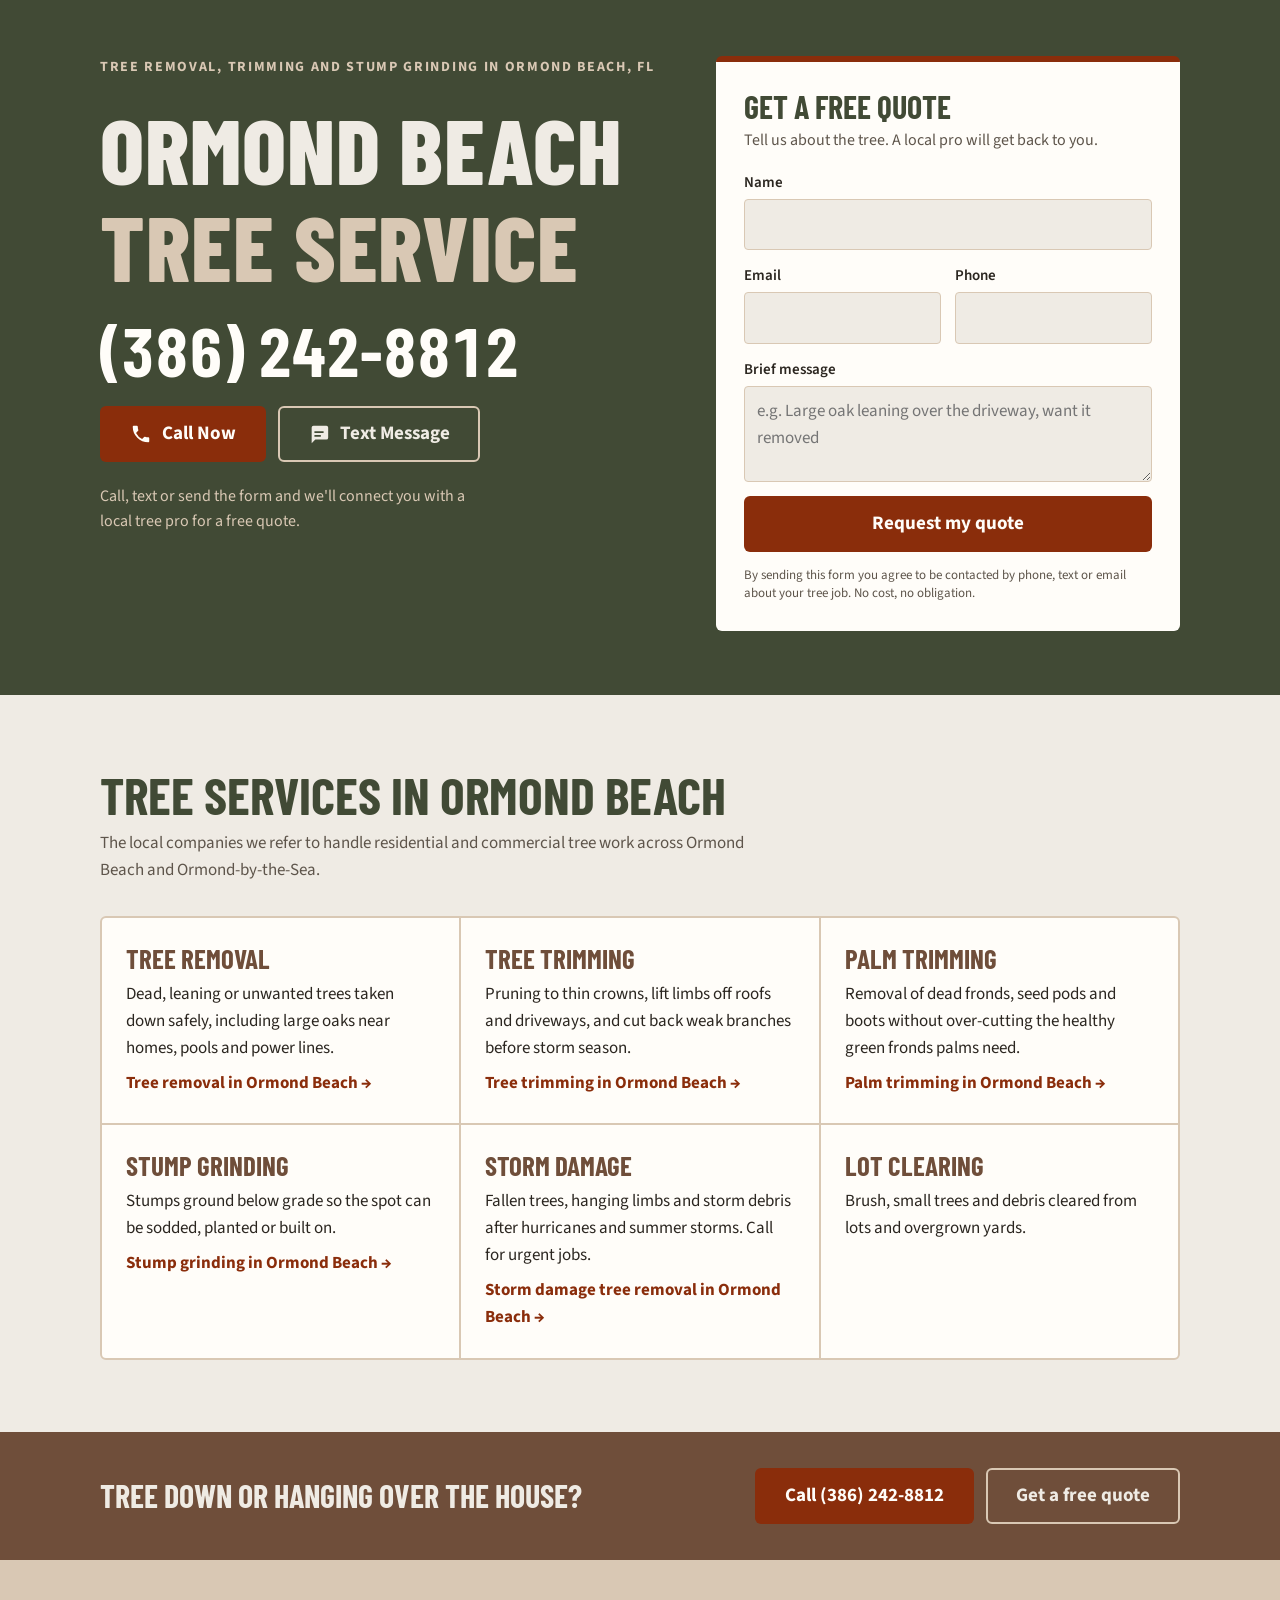
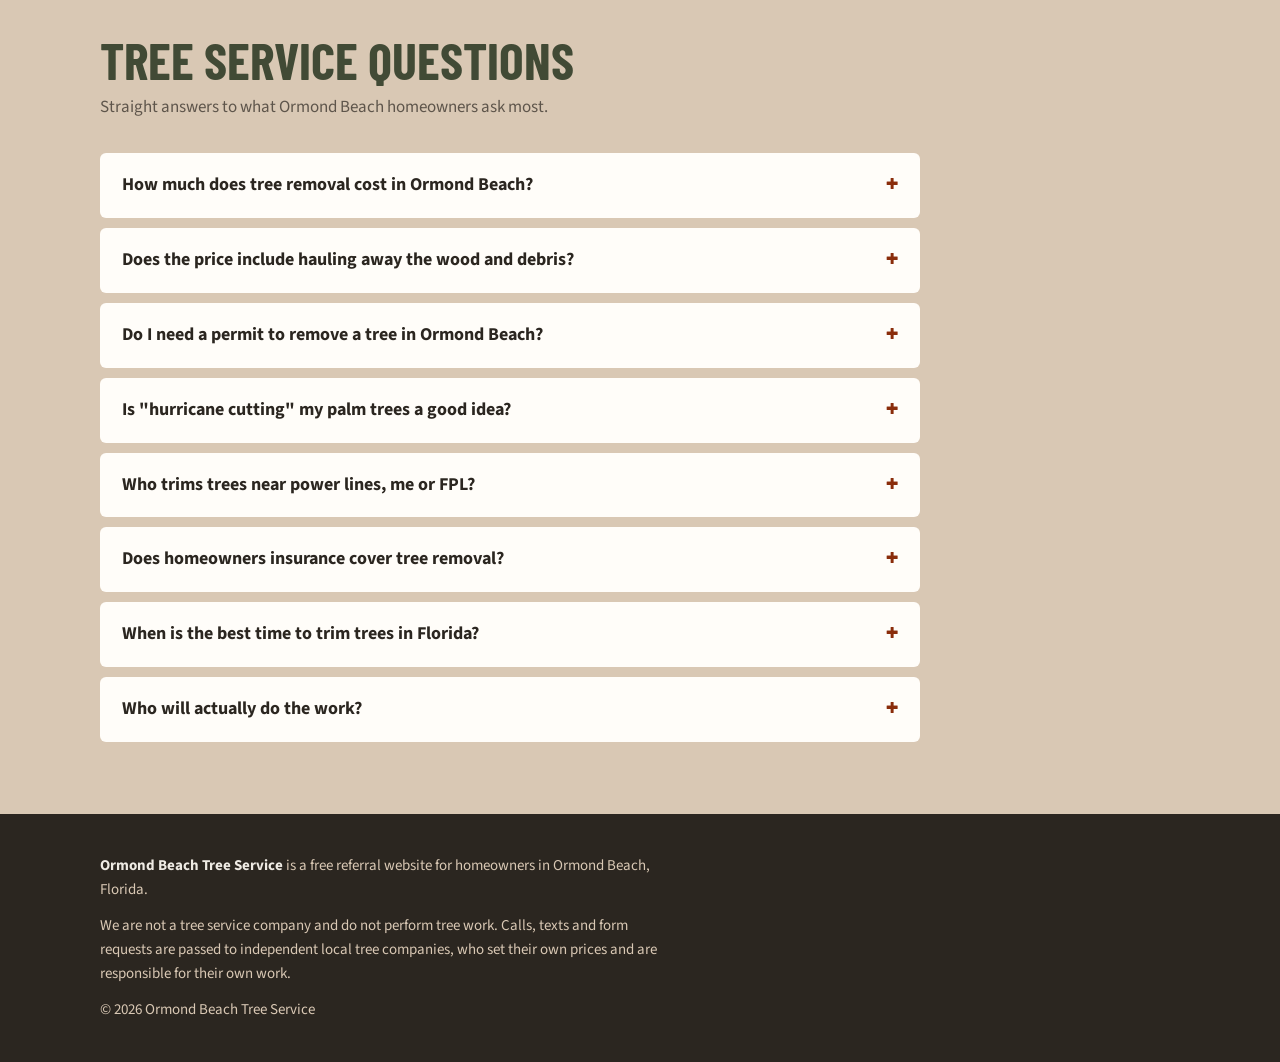
<file: index.html>
<!doctype html>
<html lang="en">
<head>
<meta charset="utf-8">
<meta name="viewport" content="width=device-width, initial-scale=1, viewport-fit=cover">
<title>Ormond Beach Tree Service | Tree Removal, Trimming &amp; Stump Grinding</title>
<meta name="description" content="Tree service in Ormond Beach, FL. Get connected with an independent local tree company for tree removal, trimming, palm trimming, stump grinding, hanging limbs and storm damage. Free referral service.">
<link rel="canonical" href="https://ormondbeachtreeservice.com/">
<meta property="og:type" content="website">
<meta property="og:site_name" content="Ormond Beach Tree Service">
<meta property="og:title" content="Ormond Beach Tree Service | Tree Removal, Trimming &amp; Stump Grinding">
<meta property="og:description" content="Tree service in Ormond Beach, FL. Get connected with an independent local tree company for tree removal, trimming, palm trimming, stump grinding, hanging limbs and storm damage. Free referral service.">
<meta property="og:url" content="https://ormondbeachtreeservice.com/">
<meta property="og:locale" content="en_US">
<link rel="preconnect" href="https://fonts.googleapis.com">
<link rel="preconnect" href="https://fonts.gstatic.com" crossorigin>
<link rel="stylesheet" href="https://fonts.googleapis.com/css2?family=Barlow+Condensed:wght@600;700;800&family=Source+Sans+3:wght@400;600;700&display=swap">
<script type="application/ld+json">
{
  "@context": "https://schema.org",
  "@type": "WebSite",
  "name": "Ormond Beach Tree Service",
  "url": "https://ormondbeachtreeservice.com/"
}
</script>
<script type="application/ld+json">
{
  "@context": "https://schema.org",
  "@type": "Service",
  "name": "Ormond Beach Tree Service referrals",
  "serviceType": "Tree service referral",
  "description": "Free referral service that connects Ormond Beach homeowners with independent local tree companies.",
  "areaServed": { "@type": "City", "name": "Ormond Beach", "containedInPlace": { "@type": "State", "name": "Florida" } },
  "provider": { "@type": "Organization", "name": "Ormond Beach Tree Service", "url": "https://ormondbeachtreeservice.com/" }
}
</script>
<link rel="stylesheet" href="/site.css">
</head>
<body>

<header class="hero">
  <div class="wrap hero-grid">
    <div class="hero-copy">
      <div class="eyebrow">Tree removal, trimming and stump grinding in Ormond Beach, FL</div>
      <h1>Ormond Beach <span>Tree Service</span></h1>
      <a class="phone" href="tel:+13862428812">(386) 242-8812</a>
      <div class="ctas">
        <a class="btn btn-rust" href="tel:+13862428812">
          <svg viewBox="0 0 24 24" fill="currentColor" aria-hidden="true"><path d="M6.6 10.8a15.1 15.1 0 0 0 6.6 6.6l2.2-2.2a1 1 0 0 1 1-.25 11.4 11.4 0 0 0 3.6.57 1 1 0 0 1 1 1V20a1 1 0 0 1-1 1A17 17 0 0 1 3 4a1 1 0 0 1 1-1h3.5a1 1 0 0 1 1 1c0 1.25.2 2.45.57 3.57a1 1 0 0 1-.25 1z"/></svg>
          Call Now
        </a>
        <a class="btn btn-outline" href="sms:+13862428812">
          <svg viewBox="0 0 24 24" fill="currentColor" aria-hidden="true"><path d="M4 3h16a2 2 0 0 1 2 2v11a2 2 0 0 1-2 2H8l-4 4V5a2 2 0 0 1 2-2zm3 6v2h10V9zm0 4v2h7v-2z"/></svg>
          Text Message
        </a>
      </div>
      <p class="hero-note">Call, text or send the form and we'll connect you with a local tree pro for a free quote.</p>
    </div>

    <div class="quote" id="quote">
      <h2>Get a free quote</h2>
      <p class="sub">Tell us about the tree. A local pro will get back to you.</p>
      <form id="lead-form" action="/api/lead" method="post" novalidate>
        <div class="hp" aria-hidden="true"><label for="company">Company</label><input id="company" name="company" type="text" tabindex="-1" autocomplete="off"></div>
        <div class="field">
          <label for="name">Name</label>
          <input id="name" name="name" type="text" autocomplete="name" required>
        </div>
        <div class="row2">
          <div class="field">
            <label for="email">Email</label>
            <input id="email" name="email" type="email" autocomplete="email" required>
          </div>
          <div class="field">
            <label for="phone">Phone</label>
            <input id="phone" name="phone" type="tel" autocomplete="tel" required>
          </div>
        </div>
        <div class="field">
          <label for="message">Brief message</label>
          <textarea id="message" name="message" placeholder="e.g. Large oak leaning over the driveway, want it removed"></textarea>
        </div>
        <button class="btn btn-rust" type="submit">Request my quote</button>
        <p class="consent">By sending this form you agree to be contacted by phone, text or email about your tree job. No cost, no obligation.</p>
        <p class="form-msg" id="form-msg" hidden></p>
      </form>
    </div>
  </div>
</header>

<main>
  <section class="block services" id="services">
    <div class="wrap">
      <div class="section-head">
        <h2>Tree services in Ormond Beach</h2>
        <p>The local companies we refer to handle residential and commercial tree work across Ormond Beach and Ormond-by-the-Sea.</p>
      </div>
      <div class="svc-grid">
        <div class="svc"><a href="/tree-removal/"><h3>Tree removal</h3><p>Dead, leaning or unwanted trees taken down safely, including large oaks near homes, pools and power lines.</p><p class="more">Tree removal in Ormond Beach &rarr;</p></a></div>
        <div class="svc"><a href="/tree-trimming/"><h3>Tree trimming</h3><p>Pruning to thin crowns, lift limbs off roofs and driveways, and cut back weak branches before storm season.</p><p class="more">Tree trimming in Ormond Beach &rarr;</p></a></div>
        <div class="svc"><a href="/palm-trimming/"><h3>Palm trimming</h3><p>Removal of dead fronds, seed pods and boots without over-cutting the healthy green fronds palms need.</p><p class="more">Palm trimming in Ormond Beach &rarr;</p></a></div>
        <div class="svc"><a href="/stump-grinding/"><h3>Stump grinding</h3><p>Stumps ground below grade so the spot can be sodded, planted or built on.</p><p class="more">Stump grinding in Ormond Beach &rarr;</p></a></div>
        <div class="svc"><a href="/storm-cleanup/"><h3>Storm damage</h3><p>Fallen trees, hanging limbs and storm debris after hurricanes and summer storms. Call for urgent jobs.</p><p class="more">Storm damage tree removal in Ormond Beach &rarr;</p></a></div>
        <div class="svc"><h3>Lot clearing</h3><p>Brush, small trees and debris cleared from lots and overgrown yards.</p></div>
      </div>
    </div>
  </section>

  <div class="mid-cta">
    <div class="wrap">
      <p>Tree down or hanging over the house?</p>
      <div class="ctas">
        <a class="btn btn-rust" href="tel:+13862428812">Call (386) 242-8812</a>
        <a class="btn btn-outline" href="#quote">Get a free quote</a>
      </div>
    </div>
  </div>

  <section class="block faq" id="faq">
    <div class="wrap">
      <div class="section-head">
        <h2>Tree service questions</h2>
        <p>Straight answers to what Ormond Beach homeowners ask most.</p>
      </div>
      <div class="faq-list">
        <details>
          <summary>How much does tree removal cost in Ormond Beach?</summary>
          <p>It depends on the tree's height and trunk width, how close it is to the house or power lines, whether a crane or bucket truck is needed, and whether you want the stump ground and the wood hauled away. Small trees can be a few hundred dollars while large oaks over a roof can run into the thousands. The fastest way to a real number is a free on-site quote.</p>
        </details>
        <details>
          <summary>Does the price include hauling away the wood and debris?</summary>
          <p>Not always. Some companies quote removal only and charge extra for hauling, log removal or stump grinding. Ask for a written quote that lists cleanup and haul-away so you can compare companies fairly.</p>
        </details>
        <details>
          <summary>Do I need a permit to remove a tree in Ormond Beach?</summary>
          <p>Ormond Beach regulates tree removal, and some trees and sizes need city approval, so check with the city before cutting. Under Florida Statute 163.045, a homeowner doesn't need a local permit to remove a tree on residential property if a certified arborist or Florida-licensed landscape architect documents in writing that it poses an unacceptable risk to people or property.</p>
        </details>
        <details>
          <summary>Is "hurricane cutting" my palm trees a good idea?</summary>
          <p>No. Stripping a palm down to a few fronds weakens it and can make it more likely to fail in a storm. Remove dead and drooping fronds and seed pods, and leave the healthy green crown in place.</p>
        </details>
        <details>
          <summary>Who trims trees near power lines, me or FPL?</summary>
          <p>Florida Power &amp; Light maintains clearance around its main distribution lines. Never trim near a line yourself. If a tree touches the line running to your house, contact FPL first. A tree company can handle the rest of the tree once the line is safe.</p>
        </details>
        <details>
          <summary>Does homeowners insurance cover tree removal?</summary>
          <p>Usually only when a tree falls on a covered structure such as your house, garage or fence, and coverage for removal is often capped. Taking down a healthy tree as a precaution is normally not covered. Check your policy and take photos before any work starts.</p>
        </details>
        <details>
          <summary>When is the best time to trim trees in Florida?</summary>
          <p>Late winter through spring is a good window for most trees, and it gets limbs off roofs before hurricane season starts in June. Dead or hazardous limbs can be removed any time of year.</p>
        </details>
        <details>
          <summary>Who will actually do the work?</summary>
          <p>An independent local tree company. This site is a referral service. We don't employ crews or do tree work ourselves. When you call, text or send the form, we pass your request to a local company that serves Ormond Beach. Always ask any company for proof of insurance before work starts.</p>
        </details>
      </div>
    </div>
  </section>
</main>

<footer>
  <div class="wrap">
    <p><strong>Ormond Beach Tree Service</strong> is a free referral website for homeowners in Ormond Beach, Florida.</p>
    <p>We are not a tree service company and do not perform tree work. Calls, texts and form requests are passed to independent local tree companies, who set their own prices and are responsible for their own work.</p>
    <p>&copy; 2026 Ormond Beach Tree Service</p>
  </div>
</footer>

<div class="callbar" aria-label="Contact">
  <a class="btn btn-rust" href="tel:+13862428812">Call Now</a>
  <a class="btn btn-outline" href="sms:+13862428812">Text</a>
</div>

<script type="application/ld+json">
{
  "@context": "https://schema.org",
  "@type": "FAQPage",
  "mainEntity": [
    {"@type":"Question","name":"How much does tree removal cost in Ormond Beach?","acceptedAnswer":{"@type":"Answer","text":"It depends on the tree's height and trunk width, how close it is to the house or power lines, whether a crane or bucket truck is needed, and whether you want the stump ground and the wood hauled away. Small trees can be a few hundred dollars while large oaks over a roof can run into the thousands."}},
    {"@type":"Question","name":"Does the price include hauling away the wood and debris?","acceptedAnswer":{"@type":"Answer","text":"Not always. Some companies quote removal only and charge extra for hauling, log removal or stump grinding. Ask for a written quote that lists cleanup and haul-away."}},
    {"@type":"Question","name":"Do I need a permit to remove a tree in Ormond Beach?","acceptedAnswer":{"@type":"Answer","text":"Ormond Beach regulates tree removal, so check with the city before cutting. Under Florida Statute 163.045, a homeowner doesn't need a local permit to remove a residential tree if a certified arborist or Florida-licensed landscape architect documents that it poses an unacceptable risk."}},
    {"@type":"Question","name":"Is hurricane cutting my palm trees a good idea?","acceptedAnswer":{"@type":"Answer","text":"No. Stripping a palm down to a few fronds weakens it. Remove dead and drooping fronds and seed pods and leave the healthy green crown."}},
    {"@type":"Question","name":"Who trims trees near power lines, me or FPL?","acceptedAnswer":{"@type":"Answer","text":"Florida Power & Light maintains clearance around its main distribution lines. Never trim near a line yourself; contact FPL first."}},
    {"@type":"Question","name":"Does homeowners insurance cover tree removal?","acceptedAnswer":{"@type":"Answer","text":"Usually only when a tree falls on a covered structure, and removal coverage is often capped. Removing a healthy tree as a precaution is normally not covered."}},
    {"@type":"Question","name":"When is the best time to trim trees in Florida?","acceptedAnswer":{"@type":"Answer","text":"Late winter through spring suits most trees and gets limbs off roofs before hurricane season starts in June. Dead or hazardous limbs can be removed any time."}},
    {"@type":"Question","name":"Who will actually do the work?","acceptedAnswer":{"@type":"Answer","text":"An independent local tree company. This site is a referral service and does not do tree work itself."}}
  ]
}
</script>
<script src="/form.js" defer></script>
</body>
</html>
</file>
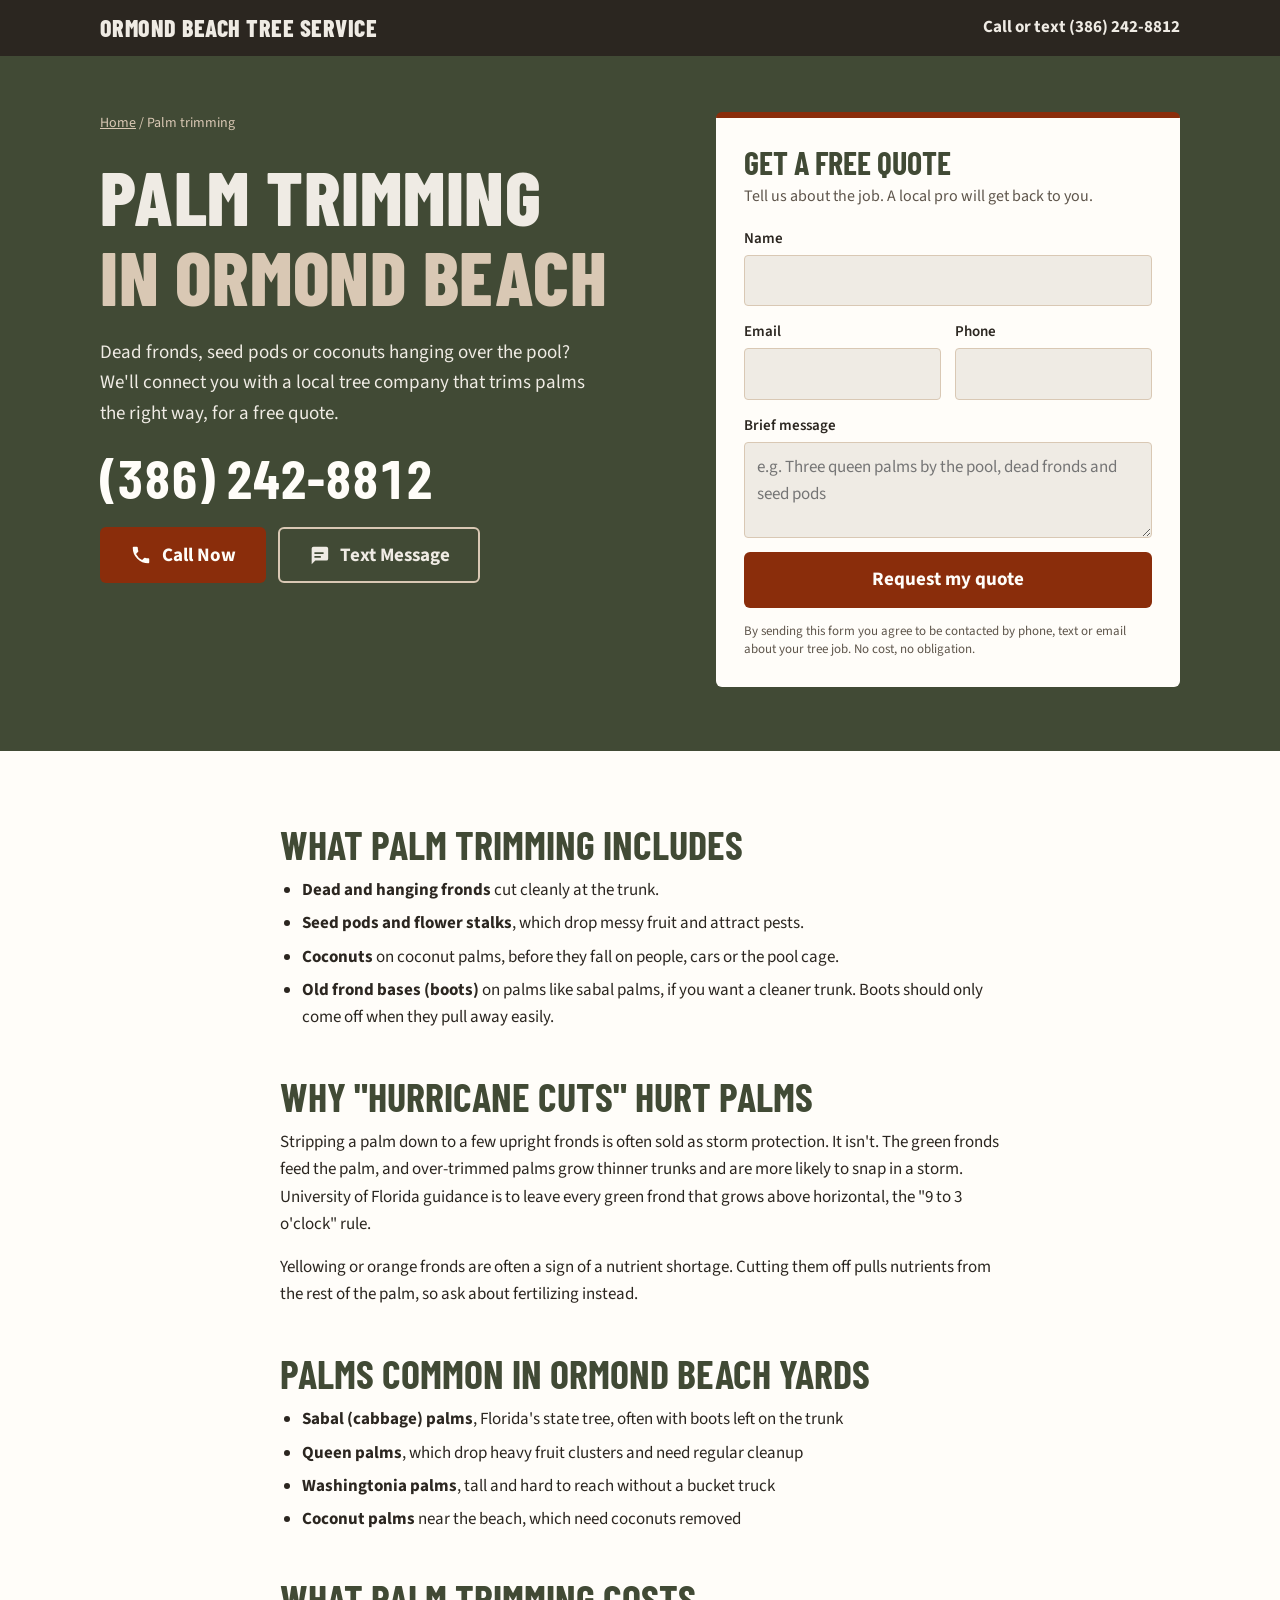
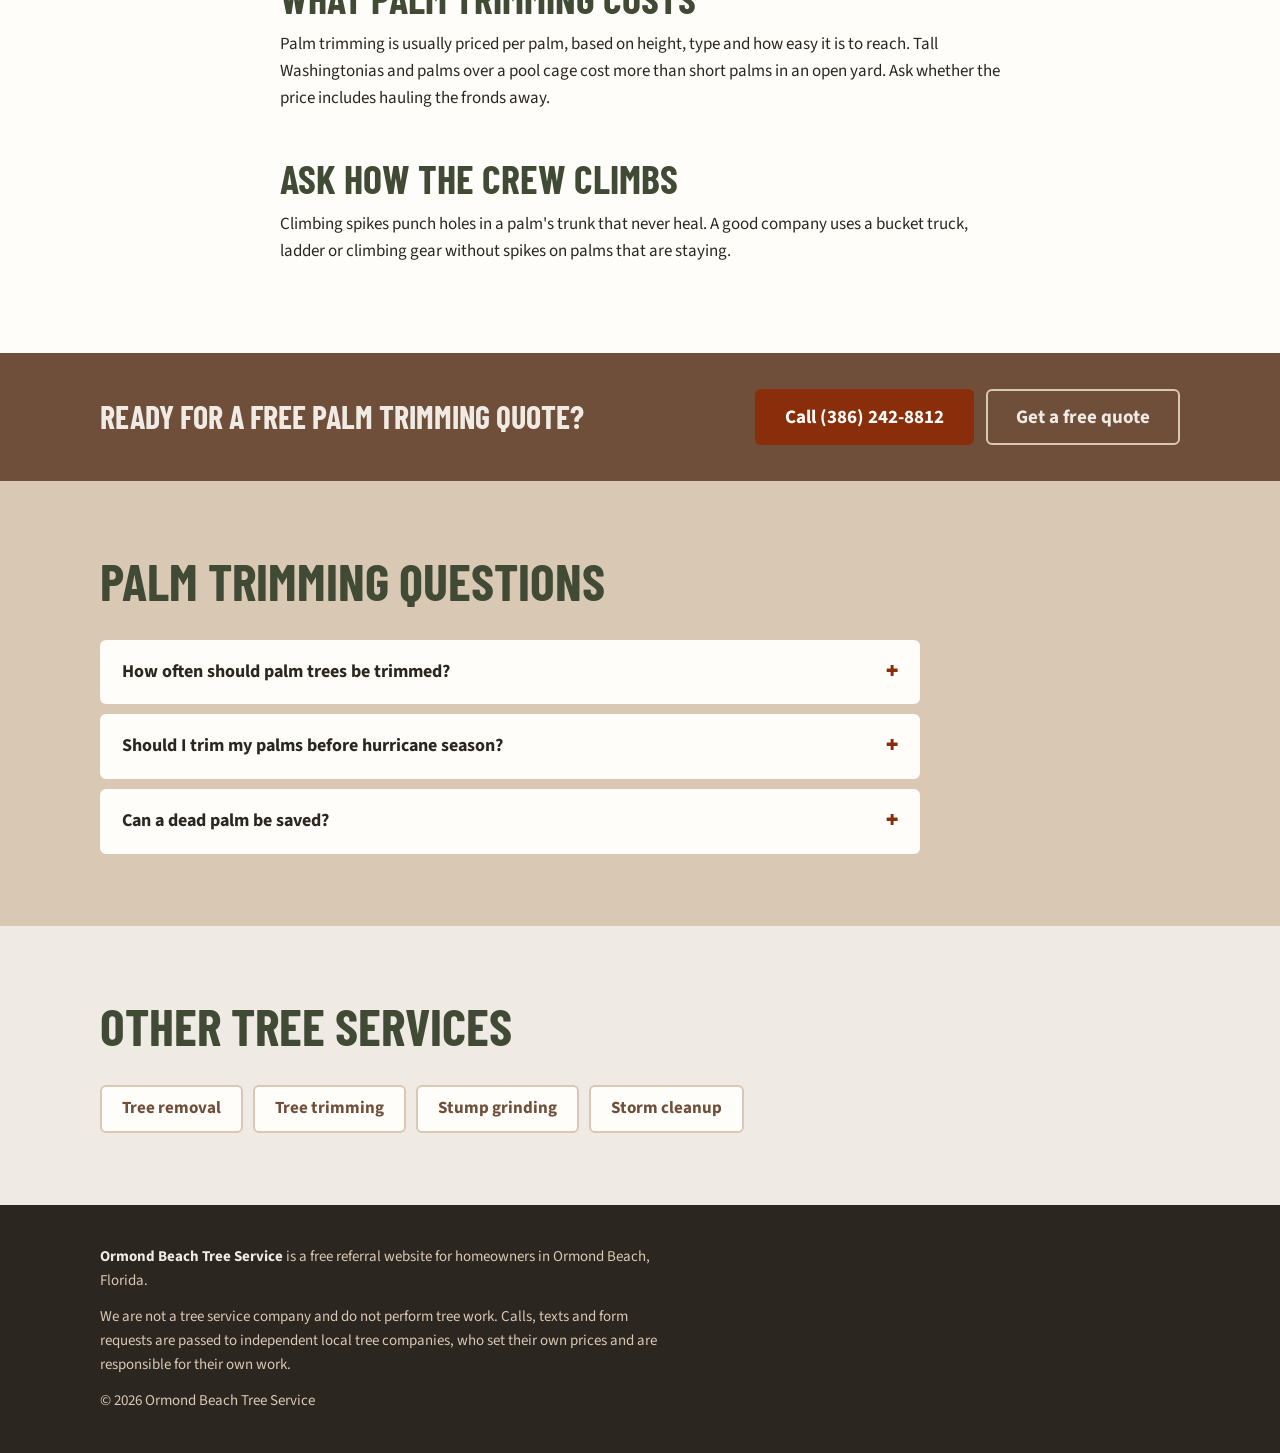
<file: palm-trimming/index.html>
<!doctype html>
<html lang="en">
<head>
<meta charset="utf-8">
<meta name="viewport" content="width=device-width, initial-scale=1, viewport-fit=cover">
<title>Palm Tree Trimming in Ormond Beach, FL | Free Quotes</title>
<meta name="description" content="Palm tree trimming in Ormond Beach, FL. Dead fronds, seed pods and coconuts removed without over-cutting. Call or text (386) 242-8812 for a free quote from a local tree company.">
<link rel="canonical" href="https://ormondbeachtreeservice.com/palm-trimming/">
<meta property="og:type" content="website">
<meta property="og:site_name" content="Ormond Beach Tree Service">
<meta property="og:title" content="Palm Tree Trimming in Ormond Beach, FL | Free Quotes">
<meta property="og:description" content="Palm tree trimming in Ormond Beach, FL. Dead fronds, seed pods and coconuts removed without over-cutting. Call or text (386) 242-8812 for a free quote from a local tree company.">
<meta property="og:url" content="https://ormondbeachtreeservice.com/palm-trimming/">
<meta property="og:locale" content="en_US">
<link rel="preconnect" href="https://fonts.googleapis.com">
<link rel="preconnect" href="https://fonts.gstatic.com" crossorigin>
<link rel="stylesheet" href="https://fonts.googleapis.com/css2?family=Barlow+Condensed:wght@600;700;800&family=Source+Sans+3:wght@400;600;700&display=swap">
<link rel="stylesheet" href="/site.css">
<script type="application/ld+json">
{
 "@context": "https://schema.org",
 "@type": "Service",
 "name": "Palm trimming referrals in Ormond Beach",
 "serviceType": "Palm trimming",
 "description": "Palm tree trimming in Ormond Beach, FL. Dead fronds, seed pods and coconuts removed without over-cutting. Call or text (386) 242-8812 for a free quote from a local tree company.",
 "url": "https://ormondbeachtreeservice.com/palm-trimming/",
 "areaServed": {
  "@type": "City",
  "name": "Ormond Beach",
  "containedInPlace": {
   "@type": "State",
   "name": "Florida"
  }
 },
 "provider": {
  "@type": "Organization",
  "name": "Ormond Beach Tree Service",
  "url": "https://ormondbeachtreeservice.com/"
 }
}
</script>
<script type="application/ld+json">
{
 "@context": "https://schema.org",
 "@type": "BreadcrumbList",
 "itemListElement": [
  {
   "@type": "ListItem",
   "position": 1,
   "name": "Home",
   "item": "https://ormondbeachtreeservice.com/"
  },
  {
   "@type": "ListItem",
   "position": 2,
   "name": "Palm trimming",
   "item": "https://ormondbeachtreeservice.com/palm-trimming/"
  }
 ]
}
</script>
<script type="application/ld+json">
{
 "@context": "https://schema.org",
 "@type": "FAQPage",
 "mainEntity": [
  {
   "@type": "Question",
   "name": "How often should palm trees be trimmed?",
   "acceptedAnswer": {
    "@type": "Answer",
    "text": "Most palms in Ormond Beach need trimming once or twice a year. Queen and coconut palms may need it more often to keep up with fruit and coconuts."
   }
  },
  {
   "@type": "Question",
   "name": "Should I trim my palms before hurricane season?",
   "acceptedAnswer": {
    "@type": "Answer",
    "text": "Removing dead fronds, seed pods and coconuts before June is a good idea, since they can blow loose in a storm. Leave the healthy green fronds in place."
   }
  },
  {
   "@type": "Question",
   "name": "Can a dead palm be saved?",
   "acceptedAnswer": {
    "@type": "Answer",
    "text": "Usually not. If the center spear leaf turns brown and pulls out, the palm is likely dead and should be removed before it drops its head. See our tree removal page."
   }
  }
 ]
}
</script>
</head>
<body>

<div class="topbar">
  <div class="wrap">
    <a class="brand" href="/">Ormond Beach Tree Service</a>
    <a class="top-phone" href="tel:+13862428812">Call or text (386) 242-8812</a>
  </div>
</div>

<header class="hero page">
  <div class="wrap hero-grid">
    <div class="hero-copy">
      <nav class="crumbs" aria-label="Breadcrumb"><a href="/">Home</a> / Palm trimming</nav>
      <h1>Palm Trimming <span>in Ormond Beach</span></h1>
      <p class="lede">Dead fronds, seed pods or coconuts hanging over the pool? We'll connect you with a local tree company that trims palms the right way, for a free quote.</p>
      <a class="phone" href="tel:+13862428812">(386) 242-8812</a>
      <div class="ctas">
        <a class="btn btn-rust" href="tel:+13862428812">
          <svg viewBox="0 0 24 24" fill="currentColor" aria-hidden="true"><path d="M6.6 10.8a15.1 15.1 0 0 0 6.6 6.6l2.2-2.2a1 1 0 0 1 1-.25 11.4 11.4 0 0 0 3.6.57 1 1 0 0 1 1 1V20a1 1 0 0 1-1 1A17 17 0 0 1 3 4a1 1 0 0 1 1-1h3.5a1 1 0 0 1 1 1c0 1.25.2 2.45.57 3.57a1 1 0 0 1-.25 1z"/></svg>
          Call Now
        </a>
        <a class="btn btn-outline" href="sms:+13862428812">
          <svg viewBox="0 0 24 24" fill="currentColor" aria-hidden="true"><path d="M4 3h16a2 2 0 0 1 2 2v11a2 2 0 0 1-2 2H8l-4 4V5a2 2 0 0 1 2-2zm3 6v2h10V9zm0 4v2h7v-2z"/></svg>
          Text Message
        </a>
      </div>
    </div>

    <div class="quote" id="quote">
      <h2>Get a free quote</h2>
      <p class="sub">Tell us about the job. A local pro will get back to you.</p>
      <form id="lead-form" action="/api/lead" method="post" novalidate>
        <div class="hp" aria-hidden="true"><label for="company">Company</label><input id="company" name="company" type="text" tabindex="-1" autocomplete="off"></div>
        <div class="field">
          <label for="name">Name</label>
          <input id="name" name="name" type="text" autocomplete="name" required>
        </div>
        <div class="row2">
          <div class="field">
            <label for="email">Email</label>
            <input id="email" name="email" type="email" autocomplete="email" required>
          </div>
          <div class="field">
            <label for="phone">Phone</label>
            <input id="phone" name="phone" type="tel" autocomplete="tel" required>
          </div>
        </div>
        <div class="field">
          <label for="message">Brief message</label>
          <textarea id="message" name="message" placeholder="e.g. Three queen palms by the pool, dead fronds and seed pods"></textarea>
        </div>
        <button class="btn btn-rust" type="submit">Request my quote</button>
        <p class="consent">By sending this form you agree to be contacted by phone, text or email about your tree job. No cost, no obligation.</p>
        <p class="form-msg" id="form-msg" hidden></p>
      </form>
    </div>
  </div>
</header>

<main>
  <section class="block article">
    <div class="wrap prose">
<h2>What palm trimming includes</h2>
<ul>
<li><strong>Dead and hanging fronds</strong> cut cleanly at the trunk.</li>
<li><strong>Seed pods and flower stalks</strong>, which drop messy fruit and attract pests.</li>
<li><strong>Coconuts</strong> on coconut palms, before they fall on people, cars or the pool cage.</li>
<li><strong>Old frond bases (boots)</strong> on palms like sabal palms, if you want a cleaner trunk. Boots should only come off when they pull away easily.</li>
</ul>

<h2>Why "hurricane cuts" hurt palms</h2>
<p>Stripping a palm down to a few upright fronds is often sold as storm protection. It isn't. The green fronds feed the palm, and over-trimmed palms grow thinner trunks and are more likely to snap in a storm. University of Florida guidance is to leave every green frond that grows above horizontal, the "9 to 3 o'clock" rule.</p>
<p>Yellowing or orange fronds are often a sign of a nutrient shortage. Cutting them off pulls nutrients from the rest of the palm, so ask about fertilizing instead.</p>

<h2>Palms common in Ormond Beach yards</h2>
<ul>
<li><strong>Sabal (cabbage) palms</strong>, Florida's state tree, often with boots left on the trunk</li>
<li><strong>Queen palms</strong>, which drop heavy fruit clusters and need regular cleanup</li>
<li><strong>Washingtonia palms</strong>, tall and hard to reach without a bucket truck</li>
<li><strong>Coconut palms</strong> near the beach, which need coconuts removed</li>
</ul>

<h2>What palm trimming costs</h2>
<p>Palm trimming is usually priced per palm, based on height, type and how easy it is to reach. Tall Washingtonias and palms over a pool cage cost more than short palms in an open yard. Ask whether the price includes hauling the fronds away.</p>

<h2>Ask how the crew climbs</h2>
<p>Climbing spikes punch holes in a palm's trunk that never heal. A good company uses a bucket truck, ladder or climbing gear without spikes on palms that are staying.</p>
    </div>
  </section>

  <div class="mid-cta">
    <div class="wrap">
      <p>Ready for a free palm trimming quote?</p>
      <div class="ctas">
        <a class="btn btn-rust" href="tel:+13862428812">Call (386) 242-8812</a>
        <a class="btn btn-outline" href="#quote">Get a free quote</a>
      </div>
    </div>
  </div>

  <section class="block faq">
    <div class="wrap">
      <div class="section-head">
        <h2>Palm trimming questions</h2>
      </div>
      <div class="faq-list">
        <details>
          <summary>How often should palm trees be trimmed?</summary>
          <p>Most palms in Ormond Beach need trimming once or twice a year. Queen and coconut palms may need it more often to keep up with fruit and coconuts.</p>
        </details>
        <details>
          <summary>Should I trim my palms before hurricane season?</summary>
          <p>Removing dead fronds, seed pods and coconuts before June is a good idea, since they can blow loose in a storm. Leave the healthy green fronds in place.</p>
        </details>
        <details>
          <summary>Can a dead palm be saved?</summary>
          <p>Usually not. If the center spear leaf turns brown and pulls out, the palm is likely dead and should be removed before it drops its head. See our tree removal page.</p>
        </details>
      </div>
    </div>
  </section>

  <section class="block other">
    <div class="wrap">
      <div class="section-head">
        <h2>Other tree services</h2>
      </div>
      <ul class="other-list">
        <li><a href="/tree-removal/">Tree removal</a></li>
        <li><a href="/tree-trimming/">Tree trimming</a></li>
        <li><a href="/stump-grinding/">Stump grinding</a></li>
        <li><a href="/storm-cleanup/">Storm cleanup</a></li>
      </ul>
    </div>
  </section>
</main>

<footer>
  <div class="wrap">
    <p><strong>Ormond Beach Tree Service</strong> is a free referral website for homeowners in Ormond Beach, Florida.</p>
    <p>We are not a tree service company and do not perform tree work. Calls, texts and form requests are passed to independent local tree companies, who set their own prices and are responsible for their own work.</p>
    <p>&copy; 2026 Ormond Beach Tree Service</p>
  </div>
</footer>

<div class="callbar" aria-label="Contact">
  <a class="btn btn-rust" href="tel:+13862428812">Call Now</a>
  <a class="btn btn-outline" href="sms:+13862428812">Text</a>
</div>

<script src="/form.js" defer></script>
</body>
</html>
</file>
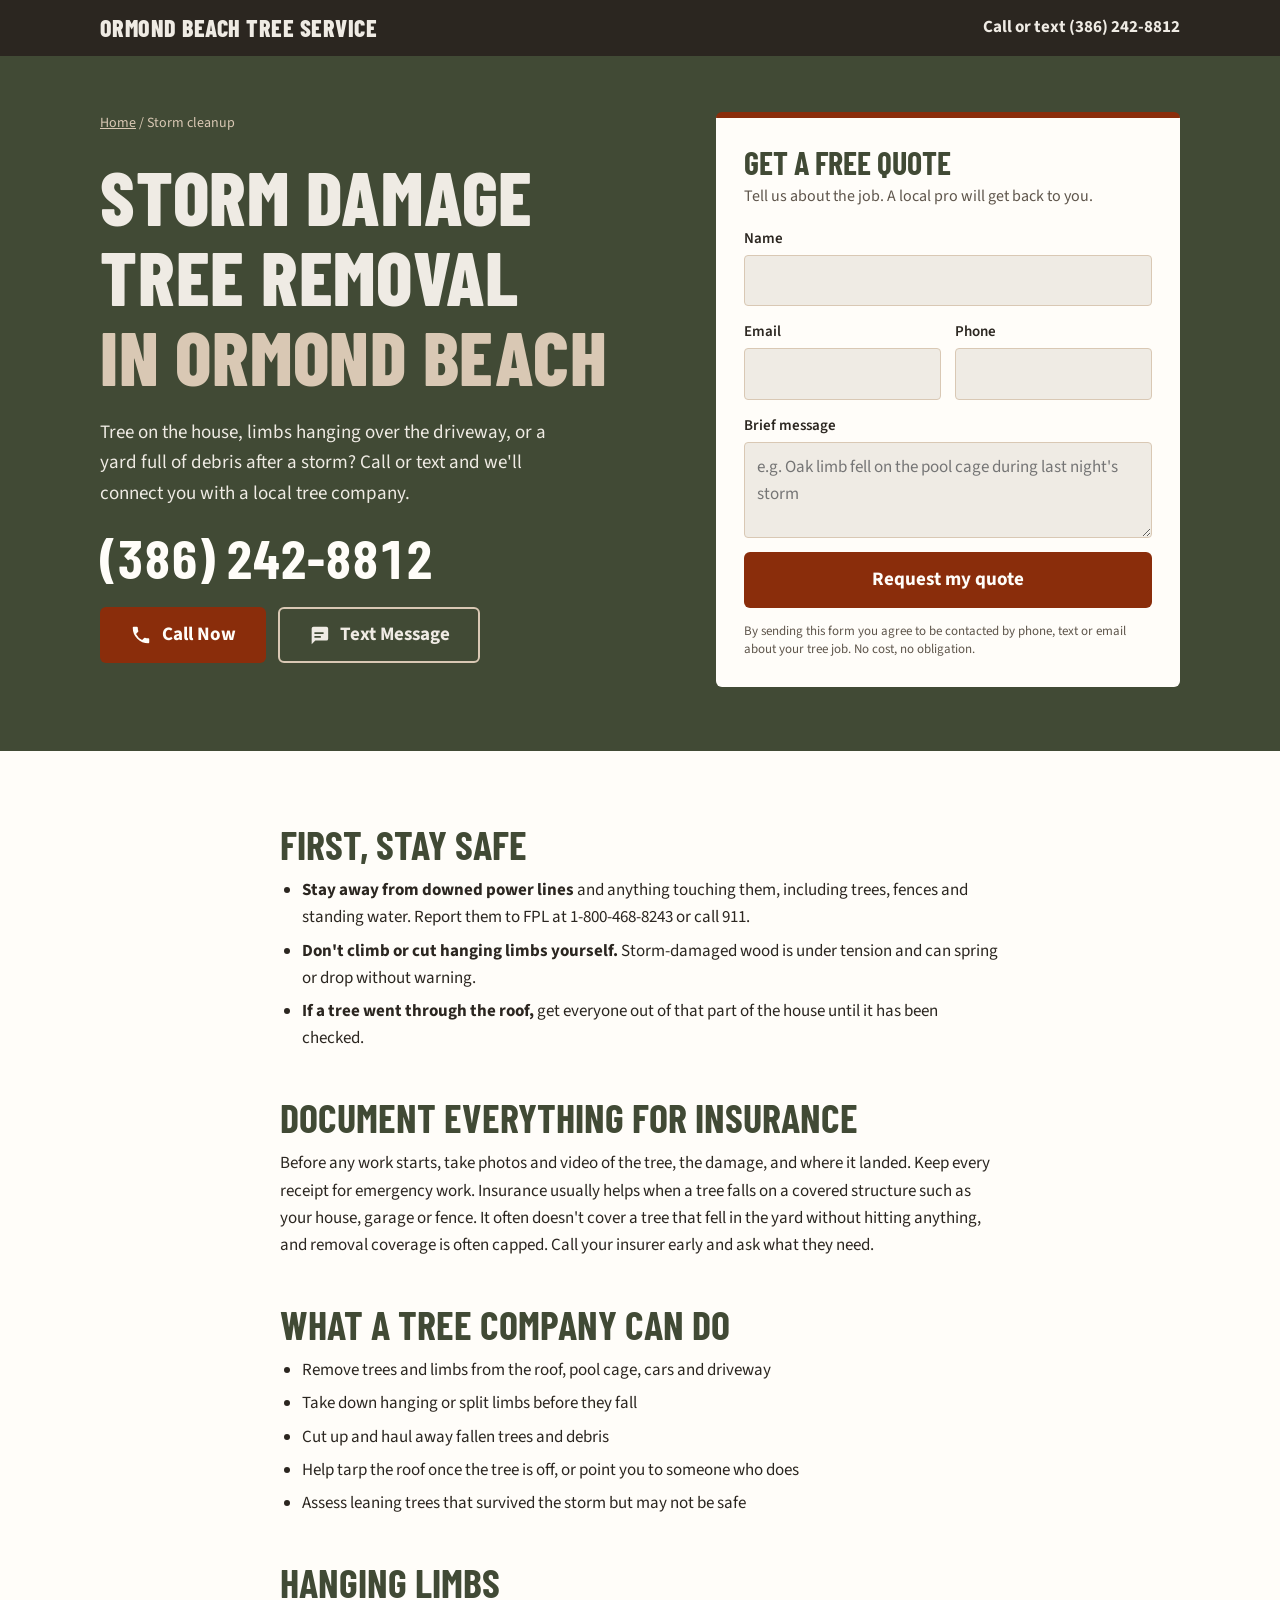
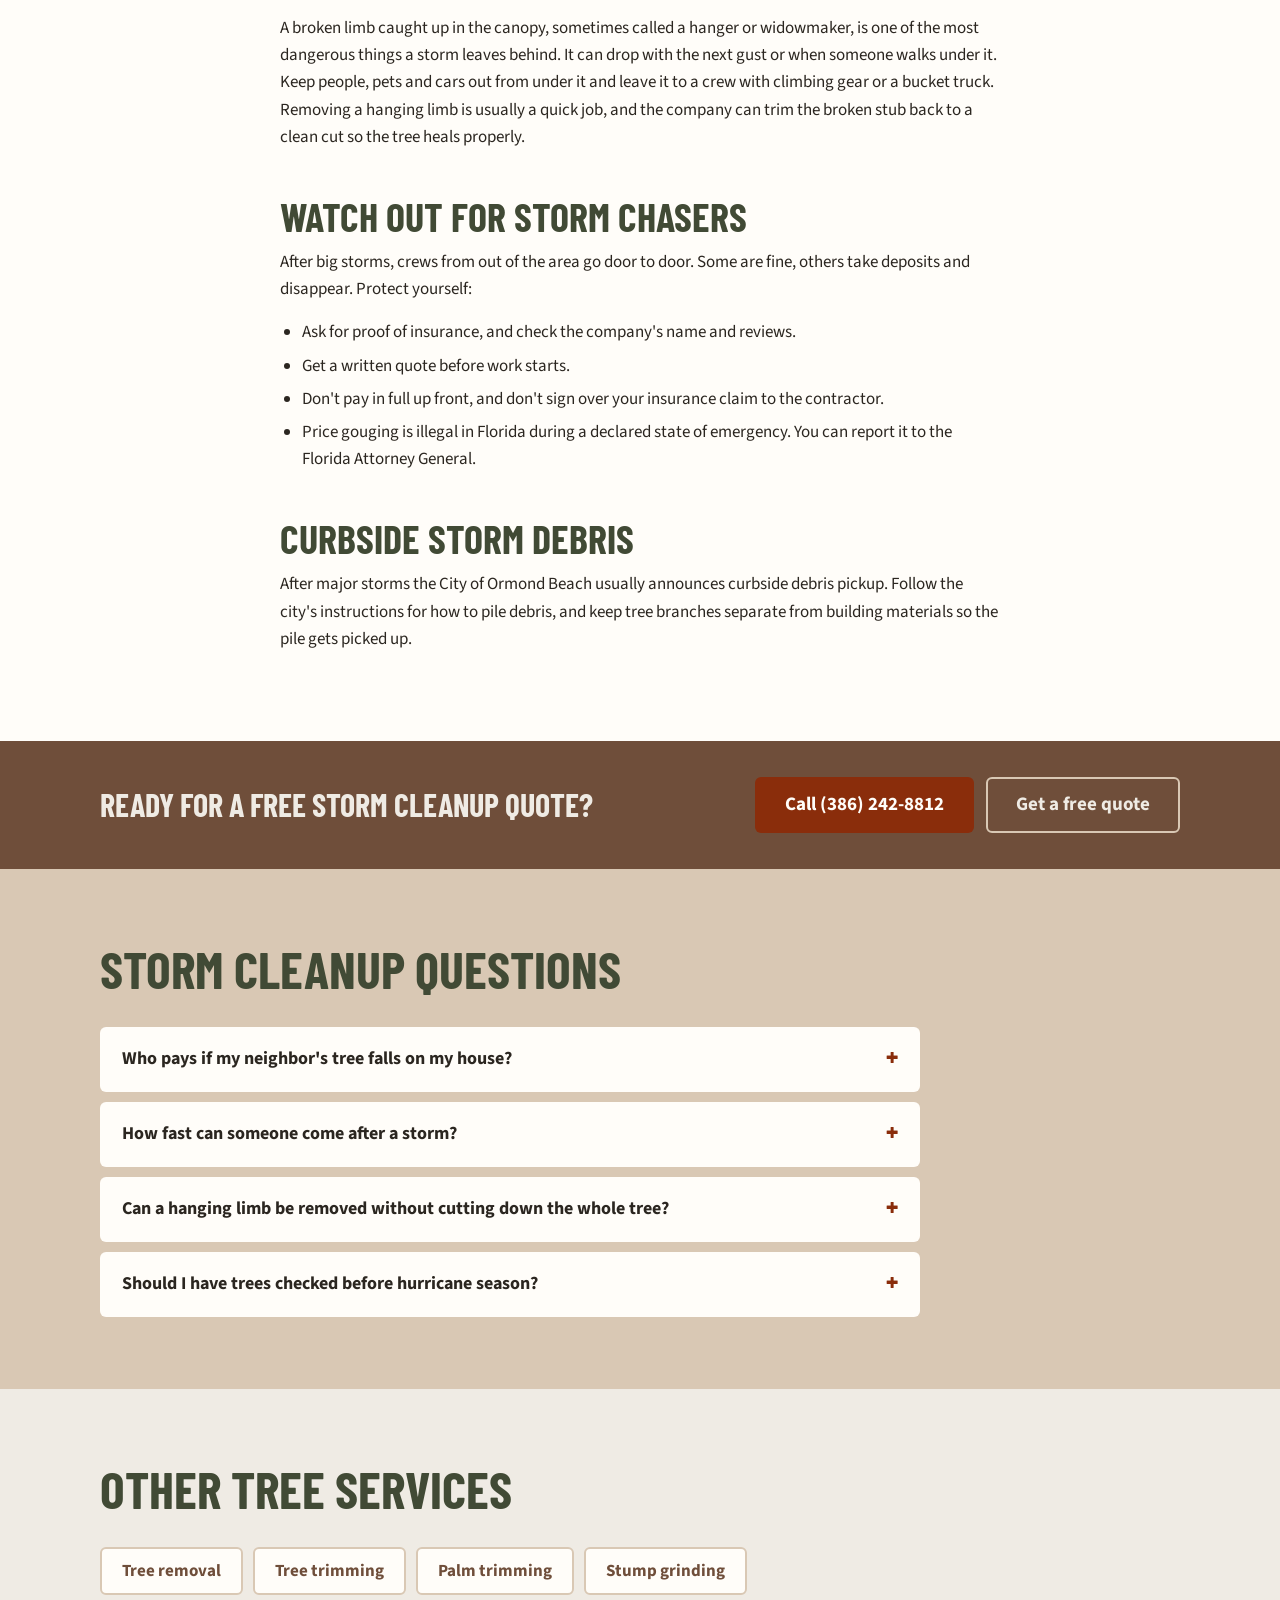
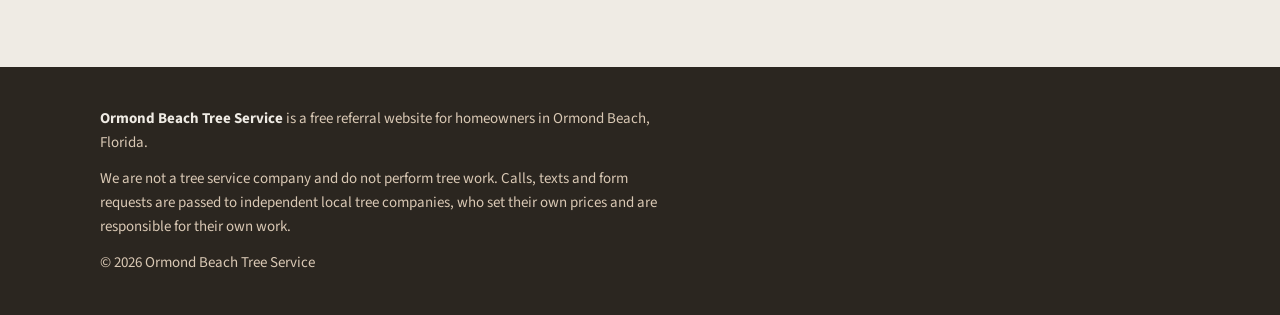
<file: storm-cleanup/index.html>
<!doctype html>
<html lang="en">
<head>
<meta charset="utf-8">
<meta name="viewport" content="width=device-width, initial-scale=1, viewport-fit=cover">
<title>Storm Damage Tree Removal &amp; Cleanup in Ormond Beach, FL</title>
<meta name="description" content="Storm damage tree removal and cleanup in Ormond Beach, FL. Fallen trees, hanging limbs and storm debris. Call or text (386) 242-8812 to get connected with a local tree company.">
<link rel="canonical" href="https://ormondbeachtreeservice.com/storm-cleanup/">
<meta property="og:type" content="website">
<meta property="og:site_name" content="Ormond Beach Tree Service">
<meta property="og:title" content="Storm Damage Tree Removal &amp; Cleanup in Ormond Beach, FL">
<meta property="og:description" content="Storm damage tree removal and cleanup in Ormond Beach, FL. Fallen trees, hanging limbs and storm debris. Call or text (386) 242-8812 to get connected with a local tree company.">
<meta property="og:url" content="https://ormondbeachtreeservice.com/storm-cleanup/">
<meta property="og:locale" content="en_US">
<link rel="preconnect" href="https://fonts.googleapis.com">
<link rel="preconnect" href="https://fonts.gstatic.com" crossorigin>
<link rel="stylesheet" href="https://fonts.googleapis.com/css2?family=Barlow+Condensed:wght@600;700;800&family=Source+Sans+3:wght@400;600;700&display=swap">
<link rel="stylesheet" href="/site.css">
<script type="application/ld+json">
{
 "@context": "https://schema.org",
 "@type": "Service",
 "name": "Storm damage tree removal referrals in Ormond Beach",
 "serviceType": "Storm damage tree removal and cleanup",
 "description": "Storm damage tree removal and cleanup in Ormond Beach, FL. Fallen trees, hanging limbs and storm debris. Call or text (386) 242-8812 to get connected with a local tree company.",
 "url": "https://ormondbeachtreeservice.com/storm-cleanup/",
 "areaServed": {
  "@type": "City",
  "name": "Ormond Beach",
  "containedInPlace": {
   "@type": "State",
   "name": "Florida"
  }
 },
 "provider": {
  "@type": "Organization",
  "name": "Ormond Beach Tree Service",
  "url": "https://ormondbeachtreeservice.com/"
 }
}
</script>
<script type="application/ld+json">
{
 "@context": "https://schema.org",
 "@type": "BreadcrumbList",
 "itemListElement": [
  {
   "@type": "ListItem",
   "position": 1,
   "name": "Home",
   "item": "https://ormondbeachtreeservice.com/"
  },
  {
   "@type": "ListItem",
   "position": 2,
   "name": "Storm cleanup",
   "item": "https://ormondbeachtreeservice.com/storm-cleanup/"
  }
 ]
}
</script>
<script type="application/ld+json">
{
 "@context": "https://schema.org",
 "@type": "FAQPage",
 "mainEntity": [
  {
   "@type": "Question",
   "name": "Who pays if my neighbor's tree falls on my house?",
   "acceptedAnswer": {
    "@type": "Answer",
    "text": "In Florida your own homeowners insurance usually covers damage to your property, no matter whose tree it was. The exception is when the neighbor knew the tree was dead or dangerous and didn't deal with it. Ask your insurer."
   }
  },
  {
   "@type": "Question",
   "name": "How fast can someone come after a storm?",
   "acceptedAnswer": {
    "@type": "Answer",
    "text": "It depends on how widespread the damage is. After a big hurricane, companies are booked solid and prioritize trees on houses and blocking access. Call or text as early as you can and say if it's urgent."
   }
  },
  {
   "@type": "Question",
   "name": "Can a hanging limb be removed without cutting down the whole tree?",
   "acceptedAnswer": {
    "@type": "Answer",
    "text": "Usually, yes. Most hanging limbs are cut down by a climber or from a bucket truck and lowered with ropes, and the rest of the tree is trimmed back to clean cuts. If the trunk split or the tree is now leaning, the company may recommend taking the tree down."
   }
  },
  {
   "@type": "Question",
   "name": "Should I have trees checked before hurricane season?",
   "acceptedAnswer": {
    "@type": "Answer",
    "text": "Yes. Dead trees, dead limbs and branches over the roof are the most likely to cause damage. Late winter and spring are good times for trimming before the season starts on June 1."
   }
  }
 ]
}
</script>
</head>
<body>

<div class="topbar">
  <div class="wrap">
    <a class="brand" href="/">Ormond Beach Tree Service</a>
    <a class="top-phone" href="tel:+13862428812">Call or text (386) 242-8812</a>
  </div>
</div>

<header class="hero page">
  <div class="wrap hero-grid">
    <div class="hero-copy">
      <nav class="crumbs" aria-label="Breadcrumb"><a href="/">Home</a> / Storm cleanup</nav>
      <h1>Storm Damage Tree Removal <span>in Ormond Beach</span></h1>
      <p class="lede">Tree on the house, limbs hanging over the driveway, or a yard full of debris after a storm? Call or text and we'll connect you with a local tree company.</p>
      <a class="phone" href="tel:+13862428812">(386) 242-8812</a>
      <div class="ctas">
        <a class="btn btn-rust" href="tel:+13862428812">
          <svg viewBox="0 0 24 24" fill="currentColor" aria-hidden="true"><path d="M6.6 10.8a15.1 15.1 0 0 0 6.6 6.6l2.2-2.2a1 1 0 0 1 1-.25 11.4 11.4 0 0 0 3.6.57 1 1 0 0 1 1 1V20a1 1 0 0 1-1 1A17 17 0 0 1 3 4a1 1 0 0 1 1-1h3.5a1 1 0 0 1 1 1c0 1.25.2 2.45.57 3.57a1 1 0 0 1-.25 1z"/></svg>
          Call Now
        </a>
        <a class="btn btn-outline" href="sms:+13862428812">
          <svg viewBox="0 0 24 24" fill="currentColor" aria-hidden="true"><path d="M4 3h16a2 2 0 0 1 2 2v11a2 2 0 0 1-2 2H8l-4 4V5a2 2 0 0 1 2-2zm3 6v2h10V9zm0 4v2h7v-2z"/></svg>
          Text Message
        </a>
      </div>
    </div>

    <div class="quote" id="quote">
      <h2>Get a free quote</h2>
      <p class="sub">Tell us about the job. A local pro will get back to you.</p>
      <form id="lead-form" action="/api/lead" method="post" novalidate>
        <div class="hp" aria-hidden="true"><label for="company">Company</label><input id="company" name="company" type="text" tabindex="-1" autocomplete="off"></div>
        <div class="field">
          <label for="name">Name</label>
          <input id="name" name="name" type="text" autocomplete="name" required>
        </div>
        <div class="row2">
          <div class="field">
            <label for="email">Email</label>
            <input id="email" name="email" type="email" autocomplete="email" required>
          </div>
          <div class="field">
            <label for="phone">Phone</label>
            <input id="phone" name="phone" type="tel" autocomplete="tel" required>
          </div>
        </div>
        <div class="field">
          <label for="message">Brief message</label>
          <textarea id="message" name="message" placeholder="e.g. Oak limb fell on the pool cage during last night&#x27;s storm"></textarea>
        </div>
        <button class="btn btn-rust" type="submit">Request my quote</button>
        <p class="consent">By sending this form you agree to be contacted by phone, text or email about your tree job. No cost, no obligation.</p>
        <p class="form-msg" id="form-msg" hidden></p>
      </form>
    </div>
  </div>
</header>

<main>
  <section class="block article">
    <div class="wrap prose">
<h2>First, stay safe</h2>
<ul>
<li><strong>Stay away from downed power lines</strong> and anything touching them, including trees, fences and standing water. Report them to FPL at 1-800-468-8243 or call 911.</li>
<li><strong>Don't climb or cut hanging limbs yourself.</strong> Storm-damaged wood is under tension and can spring or drop without warning.</li>
<li><strong>If a tree went through the roof,</strong> get everyone out of that part of the house until it has been checked.</li>
</ul>

<h2>Document everything for insurance</h2>
<p>Before any work starts, take photos and video of the tree, the damage, and where it landed. Keep every receipt for emergency work. Insurance usually helps when a tree falls on a covered structure such as your house, garage or fence. It often doesn't cover a tree that fell in the yard without hitting anything, and removal coverage is often capped. Call your insurer early and ask what they need.</p>

<h2>What a tree company can do</h2>
<ul>
<li>Remove trees and limbs from the roof, pool cage, cars and driveway</li>
<li>Take down hanging or split limbs before they fall</li>
<li>Cut up and haul away fallen trees and debris</li>
<li>Help tarp the roof once the tree is off, or point you to someone who does</li>
<li>Assess leaning trees that survived the storm but may not be safe</li>
</ul>

<h2>Hanging limbs</h2>
<p>A broken limb caught up in the canopy, sometimes called a hanger or widowmaker, is one of the most dangerous things a storm leaves behind. It can drop with the next gust or when someone walks under it. Keep people, pets and cars out from under it and leave it to a crew with climbing gear or a bucket truck. Removing a hanging limb is usually a quick job, and the company can trim the broken stub back to a clean cut so the tree heals properly.</p>

<h2>Watch out for storm chasers</h2>
<p>After big storms, crews from out of the area go door to door. Some are fine, others take deposits and disappear. Protect yourself:</p>
<ul>
<li>Ask for proof of insurance, and check the company's name and reviews.</li>
<li>Get a written quote before work starts.</li>
<li>Don't pay in full up front, and don't sign over your insurance claim to the contractor.</li>
<li>Price gouging is illegal in Florida during a declared state of emergency. You can report it to the Florida Attorney General.</li>
</ul>

<h2>Curbside storm debris</h2>
<p>After major storms the City of Ormond Beach usually announces curbside debris pickup. Follow the city's instructions for how to pile debris, and keep tree branches separate from building materials so the pile gets picked up.</p>
    </div>
  </section>

  <div class="mid-cta">
    <div class="wrap">
      <p>Ready for a free storm cleanup quote?</p>
      <div class="ctas">
        <a class="btn btn-rust" href="tel:+13862428812">Call (386) 242-8812</a>
        <a class="btn btn-outline" href="#quote">Get a free quote</a>
      </div>
    </div>
  </div>

  <section class="block faq">
    <div class="wrap">
      <div class="section-head">
        <h2>Storm cleanup questions</h2>
      </div>
      <div class="faq-list">
        <details>
          <summary>Who pays if my neighbor&#x27;s tree falls on my house?</summary>
          <p>In Florida your own homeowners insurance usually covers damage to your property, no matter whose tree it was. The exception is when the neighbor knew the tree was dead or dangerous and didn&#x27;t deal with it. Ask your insurer.</p>
        </details>
        <details>
          <summary>How fast can someone come after a storm?</summary>
          <p>It depends on how widespread the damage is. After a big hurricane, companies are booked solid and prioritize trees on houses and blocking access. Call or text as early as you can and say if it&#x27;s urgent.</p>
        </details>
        <details>
          <summary>Can a hanging limb be removed without cutting down the whole tree?</summary>
          <p>Usually, yes. Most hanging limbs are cut down by a climber or from a bucket truck and lowered with ropes, and the rest of the tree is trimmed back to clean cuts. If the trunk split or the tree is now leaning, the company may recommend taking the tree down.</p>
        </details>
        <details>
          <summary>Should I have trees checked before hurricane season?</summary>
          <p>Yes. Dead trees, dead limbs and branches over the roof are the most likely to cause damage. Late winter and spring are good times for trimming before the season starts on June 1.</p>
        </details>
      </div>
    </div>
  </section>

  <section class="block other">
    <div class="wrap">
      <div class="section-head">
        <h2>Other tree services</h2>
      </div>
      <ul class="other-list">
        <li><a href="/tree-removal/">Tree removal</a></li>
        <li><a href="/tree-trimming/">Tree trimming</a></li>
        <li><a href="/palm-trimming/">Palm trimming</a></li>
        <li><a href="/stump-grinding/">Stump grinding</a></li>
      </ul>
    </div>
  </section>
</main>

<footer>
  <div class="wrap">
    <p><strong>Ormond Beach Tree Service</strong> is a free referral website for homeowners in Ormond Beach, Florida.</p>
    <p>We are not a tree service company and do not perform tree work. Calls, texts and form requests are passed to independent local tree companies, who set their own prices and are responsible for their own work.</p>
    <p>&copy; 2026 Ormond Beach Tree Service</p>
  </div>
</footer>

<div class="callbar" aria-label="Contact">
  <a class="btn btn-rust" href="tel:+13862428812">Call Now</a>
  <a class="btn btn-outline" href="sms:+13862428812">Text</a>
</div>

<script src="/form.js" defer></script>
</body>
</html>
</file>
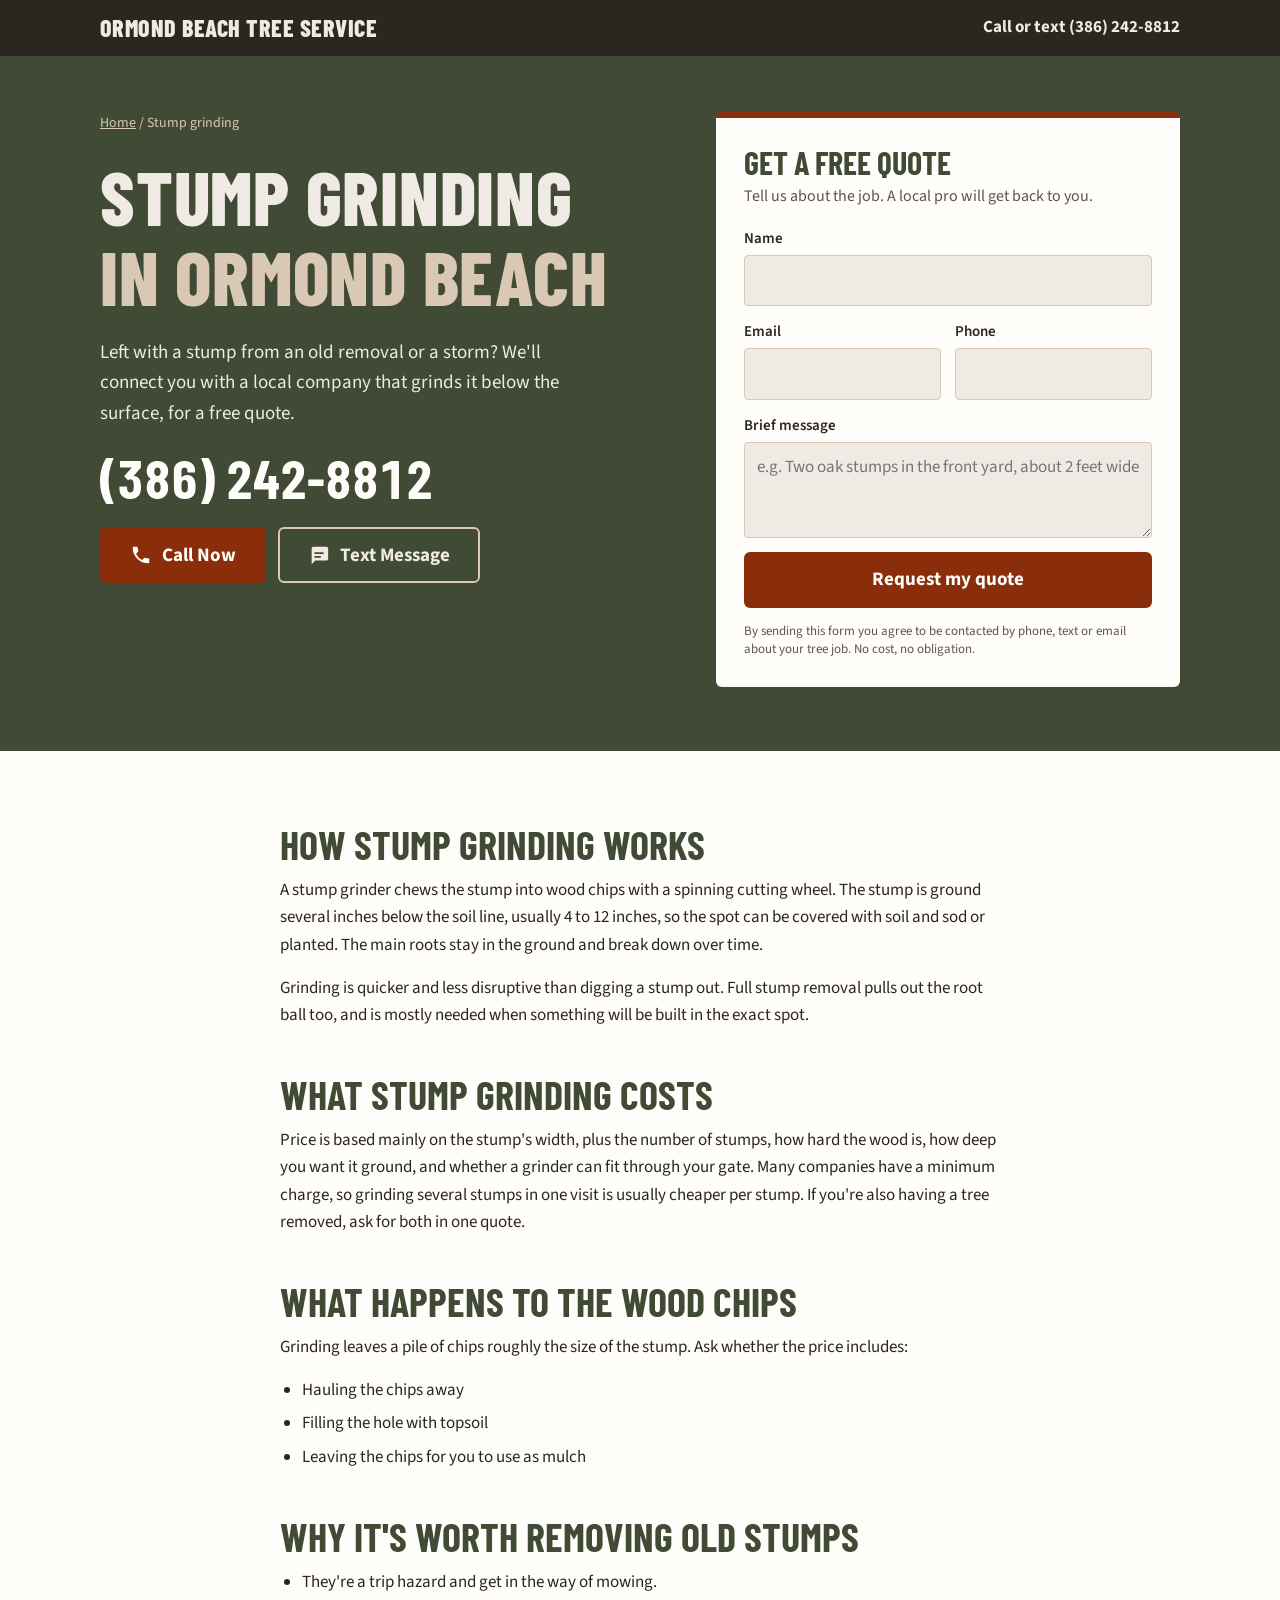
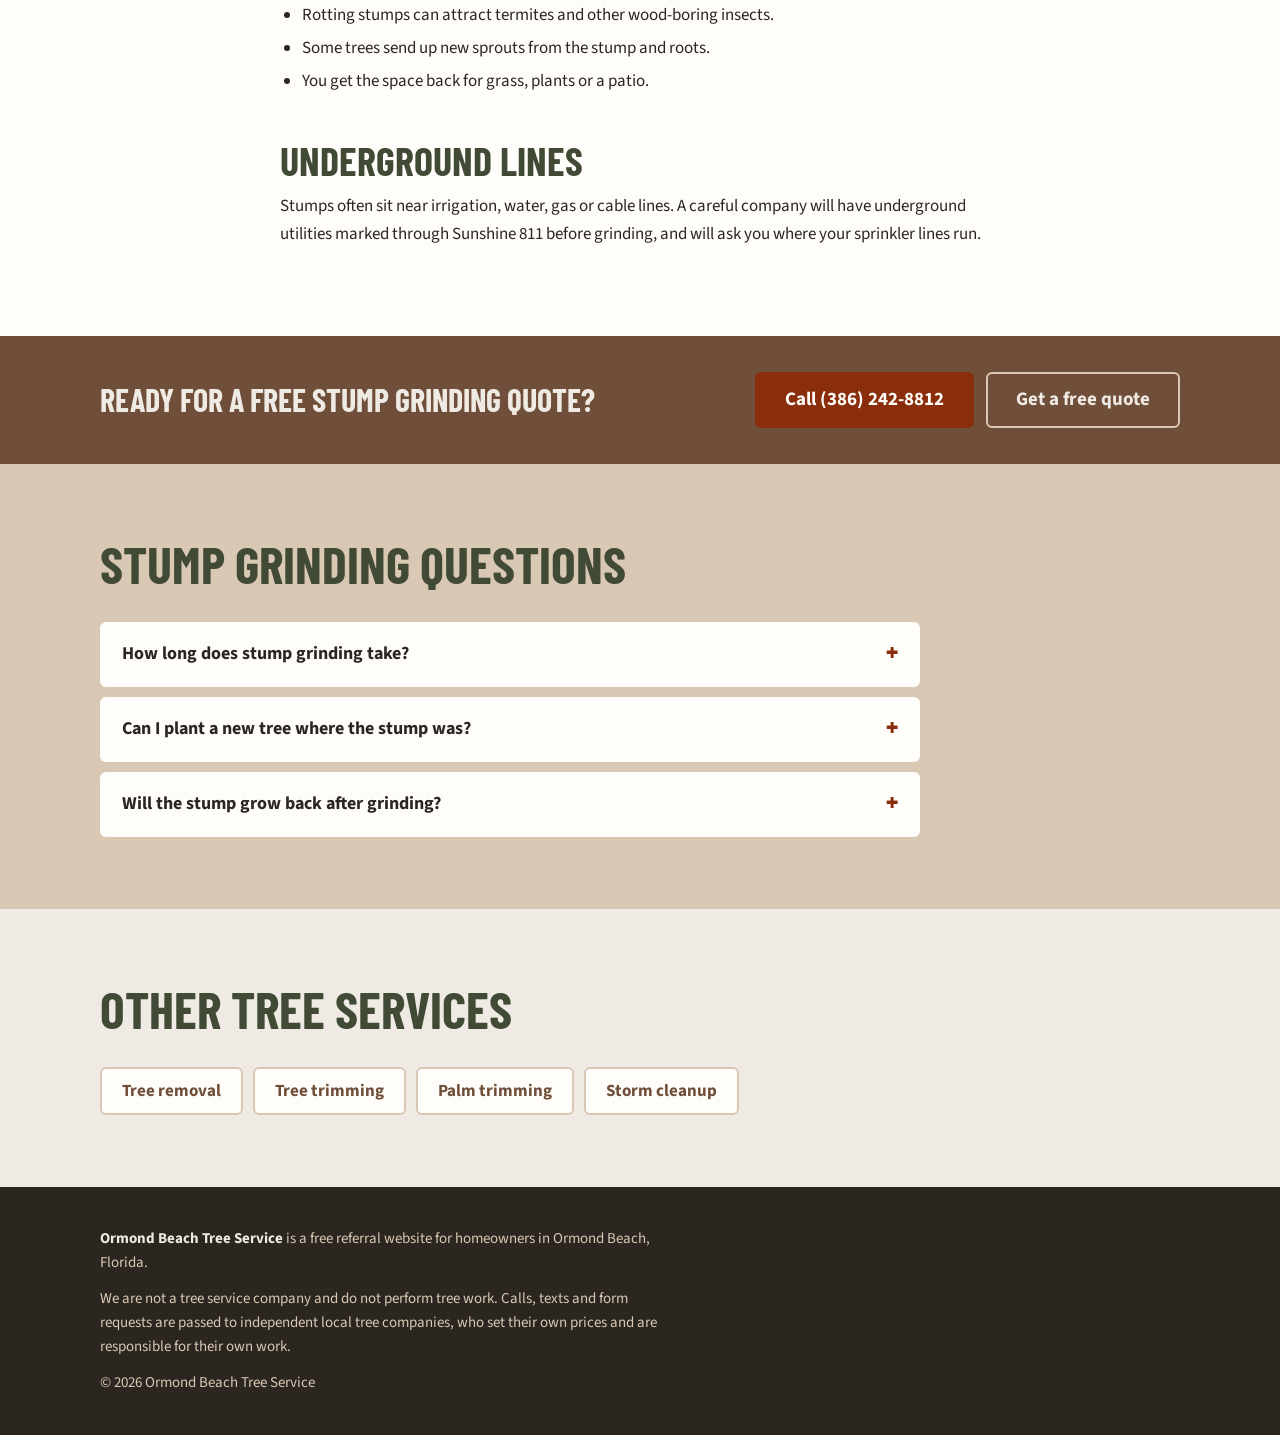
<file: stump-grinding/index.html>
<!doctype html>
<html lang="en">
<head>
<meta charset="utf-8">
<meta name="viewport" content="width=device-width, initial-scale=1, viewport-fit=cover">
<title>Stump Grinding Service in Ormond Beach, FL | Free Quotes</title>
<meta name="description" content="Stump grinding service in Ormond Beach, FL. Old stumps ground below the surface so you can sod, plant or build. Call or text (386) 242-8812 for a free quote from a local tree company.">
<link rel="canonical" href="https://ormondbeachtreeservice.com/stump-grinding/">
<meta property="og:type" content="website">
<meta property="og:site_name" content="Ormond Beach Tree Service">
<meta property="og:title" content="Stump Grinding Service in Ormond Beach, FL | Free Quotes">
<meta property="og:description" content="Stump grinding service in Ormond Beach, FL. Old stumps ground below the surface so you can sod, plant or build. Call or text (386) 242-8812 for a free quote from a local tree company.">
<meta property="og:url" content="https://ormondbeachtreeservice.com/stump-grinding/">
<meta property="og:locale" content="en_US">
<link rel="preconnect" href="https://fonts.googleapis.com">
<link rel="preconnect" href="https://fonts.gstatic.com" crossorigin>
<link rel="stylesheet" href="https://fonts.googleapis.com/css2?family=Barlow+Condensed:wght@600;700;800&family=Source+Sans+3:wght@400;600;700&display=swap">
<link rel="stylesheet" href="/site.css">
<script type="application/ld+json">
{
 "@context": "https://schema.org",
 "@type": "Service",
 "name": "Stump grinding referrals in Ormond Beach",
 "serviceType": "Stump grinding",
 "description": "Stump grinding service in Ormond Beach, FL. Old stumps ground below the surface so you can sod, plant or build. Call or text (386) 242-8812 for a free quote from a local tree company.",
 "url": "https://ormondbeachtreeservice.com/stump-grinding/",
 "areaServed": {
  "@type": "City",
  "name": "Ormond Beach",
  "containedInPlace": {
   "@type": "State",
   "name": "Florida"
  }
 },
 "provider": {
  "@type": "Organization",
  "name": "Ormond Beach Tree Service",
  "url": "https://ormondbeachtreeservice.com/"
 }
}
</script>
<script type="application/ld+json">
{
 "@context": "https://schema.org",
 "@type": "BreadcrumbList",
 "itemListElement": [
  {
   "@type": "ListItem",
   "position": 1,
   "name": "Home",
   "item": "https://ormondbeachtreeservice.com/"
  },
  {
   "@type": "ListItem",
   "position": 2,
   "name": "Stump grinding",
   "item": "https://ormondbeachtreeservice.com/stump-grinding/"
  }
 ]
}
</script>
<script type="application/ld+json">
{
 "@context": "https://schema.org",
 "@type": "FAQPage",
 "mainEntity": [
  {
   "@type": "Question",
   "name": "How long does stump grinding take?",
   "acceptedAnswer": {
    "@type": "Answer",
    "text": "A single average-sized stump usually takes well under an hour to grind. Large stumps and multiple stumps take longer."
   }
  },
  {
   "@type": "Question",
   "name": "Can I plant a new tree where the stump was?",
   "acceptedAnswer": {
    "@type": "Answer",
    "text": "It's better to plant a few feet to the side. The leftover roots and wood chips break down slowly and can make it hard for a new tree to settle in."
   }
  },
  {
   "@type": "Question",
   "name": "Will the stump grow back after grinding?",
   "acceptedAnswer": {
    "@type": "Answer",
    "text": "Most trees won't regrow once the stump is ground well below grade. A few kinds can sprout from leftover roots, and those sprouts can be cut or treated as they appear."
   }
  }
 ]
}
</script>
</head>
<body>

<div class="topbar">
  <div class="wrap">
    <a class="brand" href="/">Ormond Beach Tree Service</a>
    <a class="top-phone" href="tel:+13862428812">Call or text (386) 242-8812</a>
  </div>
</div>

<header class="hero page">
  <div class="wrap hero-grid">
    <div class="hero-copy">
      <nav class="crumbs" aria-label="Breadcrumb"><a href="/">Home</a> / Stump grinding</nav>
      <h1>Stump Grinding <span>in Ormond Beach</span></h1>
      <p class="lede">Left with a stump from an old removal or a storm? We'll connect you with a local company that grinds it below the surface, for a free quote.</p>
      <a class="phone" href="tel:+13862428812">(386) 242-8812</a>
      <div class="ctas">
        <a class="btn btn-rust" href="tel:+13862428812">
          <svg viewBox="0 0 24 24" fill="currentColor" aria-hidden="true"><path d="M6.6 10.8a15.1 15.1 0 0 0 6.6 6.6l2.2-2.2a1 1 0 0 1 1-.25 11.4 11.4 0 0 0 3.6.57 1 1 0 0 1 1 1V20a1 1 0 0 1-1 1A17 17 0 0 1 3 4a1 1 0 0 1 1-1h3.5a1 1 0 0 1 1 1c0 1.25.2 2.45.57 3.57a1 1 0 0 1-.25 1z"/></svg>
          Call Now
        </a>
        <a class="btn btn-outline" href="sms:+13862428812">
          <svg viewBox="0 0 24 24" fill="currentColor" aria-hidden="true"><path d="M4 3h16a2 2 0 0 1 2 2v11a2 2 0 0 1-2 2H8l-4 4V5a2 2 0 0 1 2-2zm3 6v2h10V9zm0 4v2h7v-2z"/></svg>
          Text Message
        </a>
      </div>
    </div>

    <div class="quote" id="quote">
      <h2>Get a free quote</h2>
      <p class="sub">Tell us about the job. A local pro will get back to you.</p>
      <form id="lead-form" action="/api/lead" method="post" novalidate>
        <div class="hp" aria-hidden="true"><label for="company">Company</label><input id="company" name="company" type="text" tabindex="-1" autocomplete="off"></div>
        <div class="field">
          <label for="name">Name</label>
          <input id="name" name="name" type="text" autocomplete="name" required>
        </div>
        <div class="row2">
          <div class="field">
            <label for="email">Email</label>
            <input id="email" name="email" type="email" autocomplete="email" required>
          </div>
          <div class="field">
            <label for="phone">Phone</label>
            <input id="phone" name="phone" type="tel" autocomplete="tel" required>
          </div>
        </div>
        <div class="field">
          <label for="message">Brief message</label>
          <textarea id="message" name="message" placeholder="e.g. Two oak stumps in the front yard, about 2 feet wide"></textarea>
        </div>
        <button class="btn btn-rust" type="submit">Request my quote</button>
        <p class="consent">By sending this form you agree to be contacted by phone, text or email about your tree job. No cost, no obligation.</p>
        <p class="form-msg" id="form-msg" hidden></p>
      </form>
    </div>
  </div>
</header>

<main>
  <section class="block article">
    <div class="wrap prose">
<h2>How stump grinding works</h2>
<p>A stump grinder chews the stump into wood chips with a spinning cutting wheel. The stump is ground several inches below the soil line, usually 4 to 12 inches, so the spot can be covered with soil and sod or planted. The main roots stay in the ground and break down over time.</p>
<p>Grinding is quicker and less disruptive than digging a stump out. Full stump removal pulls out the root ball too, and is mostly needed when something will be built in the exact spot.</p>

<h2>What stump grinding costs</h2>
<p>Price is based mainly on the stump's width, plus the number of stumps, how hard the wood is, how deep you want it ground, and whether a grinder can fit through your gate. Many companies have a minimum charge, so grinding several stumps in one visit is usually cheaper per stump. If you're also having a tree removed, ask for both in one quote.</p>

<h2>What happens to the wood chips</h2>
<p>Grinding leaves a pile of chips roughly the size of the stump. Ask whether the price includes:</p>
<ul>
<li>Hauling the chips away</li>
<li>Filling the hole with topsoil</li>
<li>Leaving the chips for you to use as mulch</li>
</ul>

<h2>Why it's worth removing old stumps</h2>
<ul>
<li>They're a trip hazard and get in the way of mowing.</li>
<li>Rotting stumps can attract termites and other wood-boring insects.</li>
<li>Some trees send up new sprouts from the stump and roots.</li>
<li>You get the space back for grass, plants or a patio.</li>
</ul>

<h2>Underground lines</h2>
<p>Stumps often sit near irrigation, water, gas or cable lines. A careful company will have underground utilities marked through Sunshine 811 before grinding, and will ask you where your sprinkler lines run.</p>
    </div>
  </section>

  <div class="mid-cta">
    <div class="wrap">
      <p>Ready for a free stump grinding quote?</p>
      <div class="ctas">
        <a class="btn btn-rust" href="tel:+13862428812">Call (386) 242-8812</a>
        <a class="btn btn-outline" href="#quote">Get a free quote</a>
      </div>
    </div>
  </div>

  <section class="block faq">
    <div class="wrap">
      <div class="section-head">
        <h2>Stump grinding questions</h2>
      </div>
      <div class="faq-list">
        <details>
          <summary>How long does stump grinding take?</summary>
          <p>A single average-sized stump usually takes well under an hour to grind. Large stumps and multiple stumps take longer.</p>
        </details>
        <details>
          <summary>Can I plant a new tree where the stump was?</summary>
          <p>It&#x27;s better to plant a few feet to the side. The leftover roots and wood chips break down slowly and can make it hard for a new tree to settle in.</p>
        </details>
        <details>
          <summary>Will the stump grow back after grinding?</summary>
          <p>Most trees won&#x27;t regrow once the stump is ground well below grade. A few kinds can sprout from leftover roots, and those sprouts can be cut or treated as they appear.</p>
        </details>
      </div>
    </div>
  </section>

  <section class="block other">
    <div class="wrap">
      <div class="section-head">
        <h2>Other tree services</h2>
      </div>
      <ul class="other-list">
        <li><a href="/tree-removal/">Tree removal</a></li>
        <li><a href="/tree-trimming/">Tree trimming</a></li>
        <li><a href="/palm-trimming/">Palm trimming</a></li>
        <li><a href="/storm-cleanup/">Storm cleanup</a></li>
      </ul>
    </div>
  </section>
</main>

<footer>
  <div class="wrap">
    <p><strong>Ormond Beach Tree Service</strong> is a free referral website for homeowners in Ormond Beach, Florida.</p>
    <p>We are not a tree service company and do not perform tree work. Calls, texts and form requests are passed to independent local tree companies, who set their own prices and are responsible for their own work.</p>
    <p>&copy; 2026 Ormond Beach Tree Service</p>
  </div>
</footer>

<div class="callbar" aria-label="Contact">
  <a class="btn btn-rust" href="tel:+13862428812">Call Now</a>
  <a class="btn btn-outline" href="sms:+13862428812">Text</a>
</div>

<script src="/form.js" defer></script>
</body>
</html>
</file>
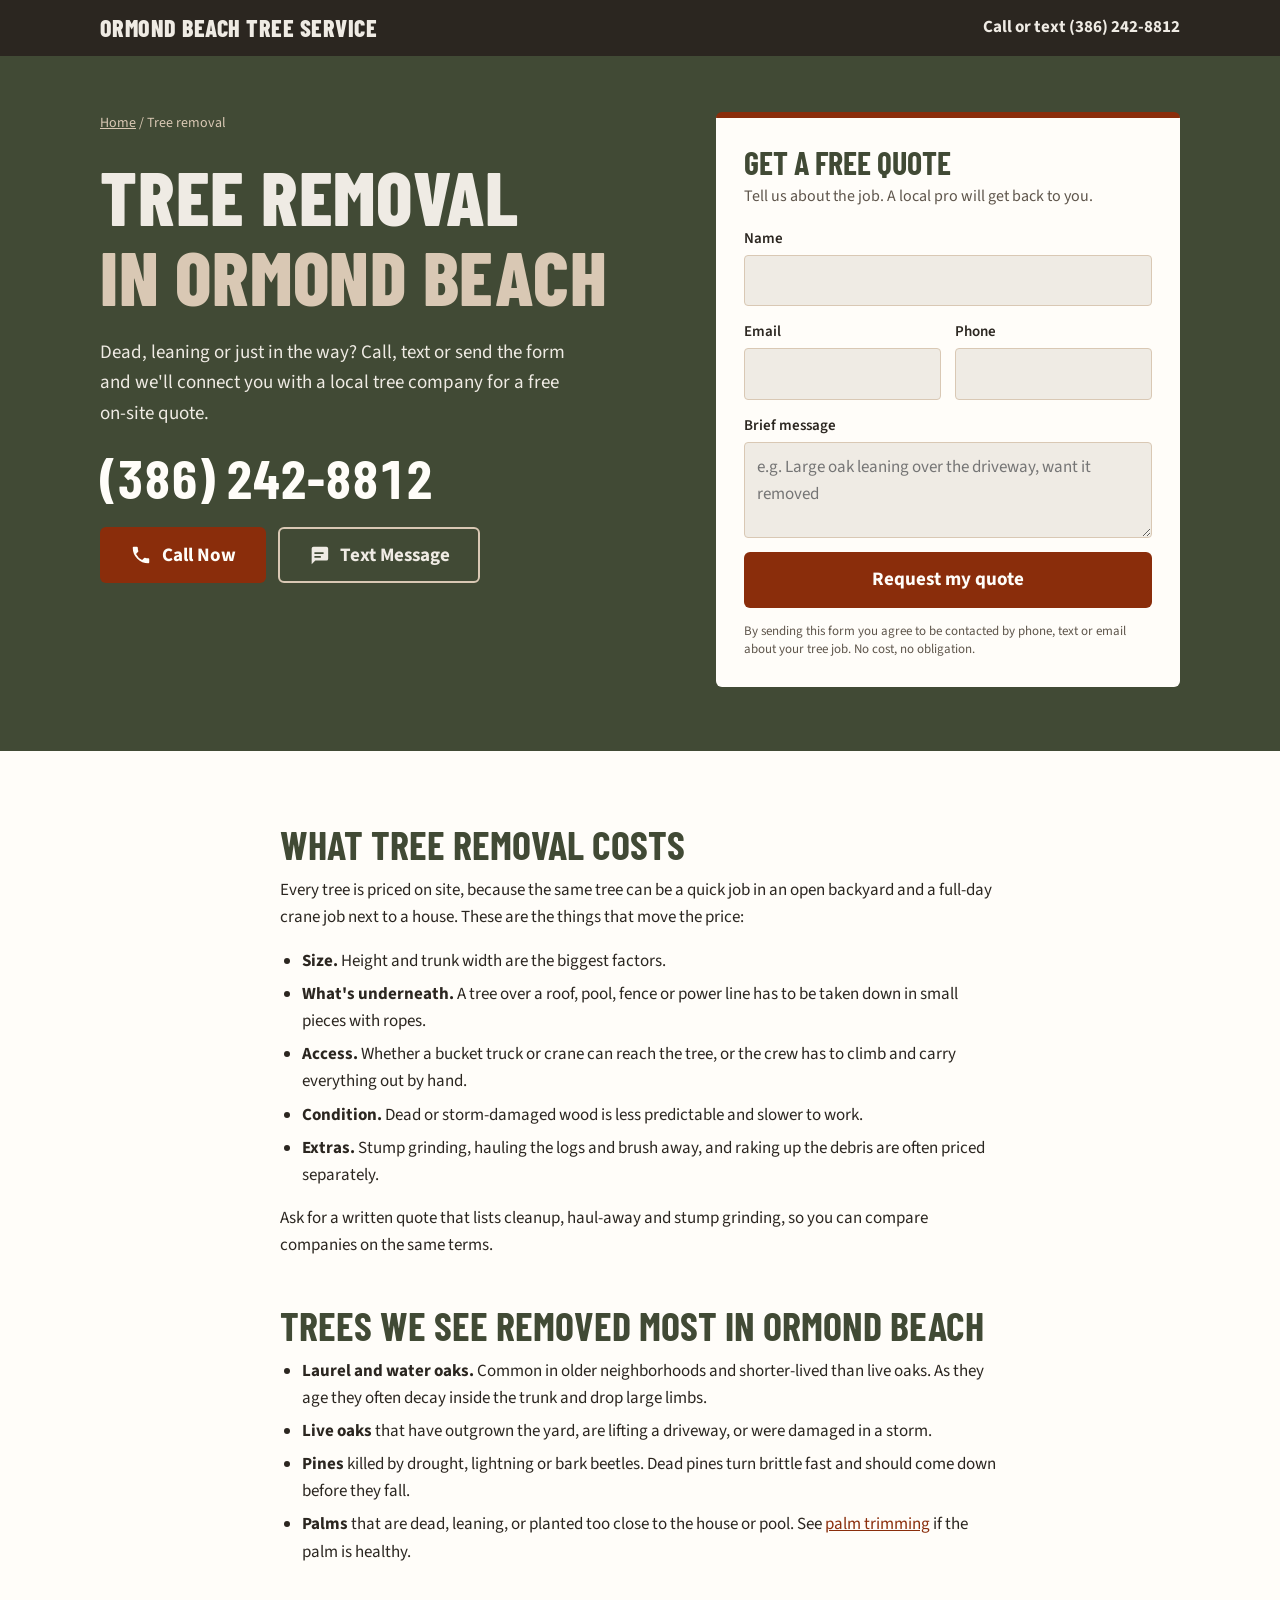
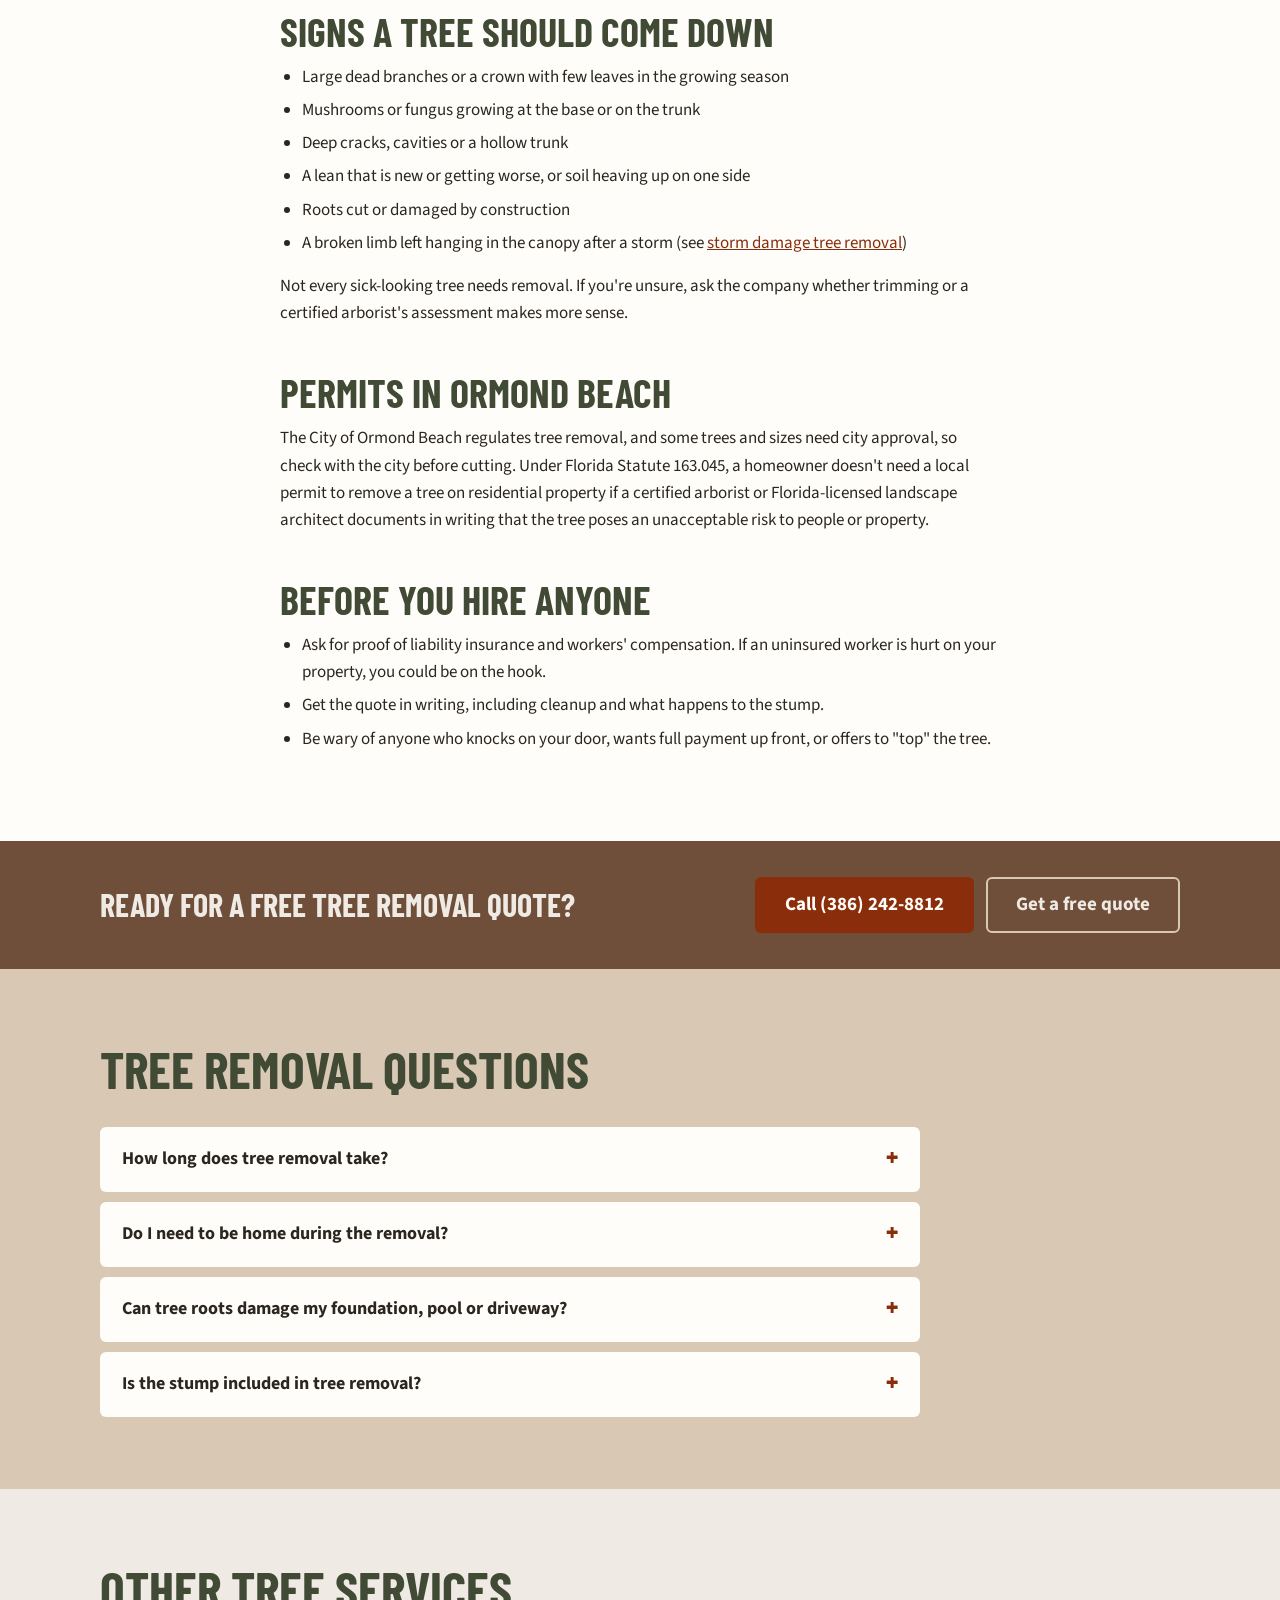
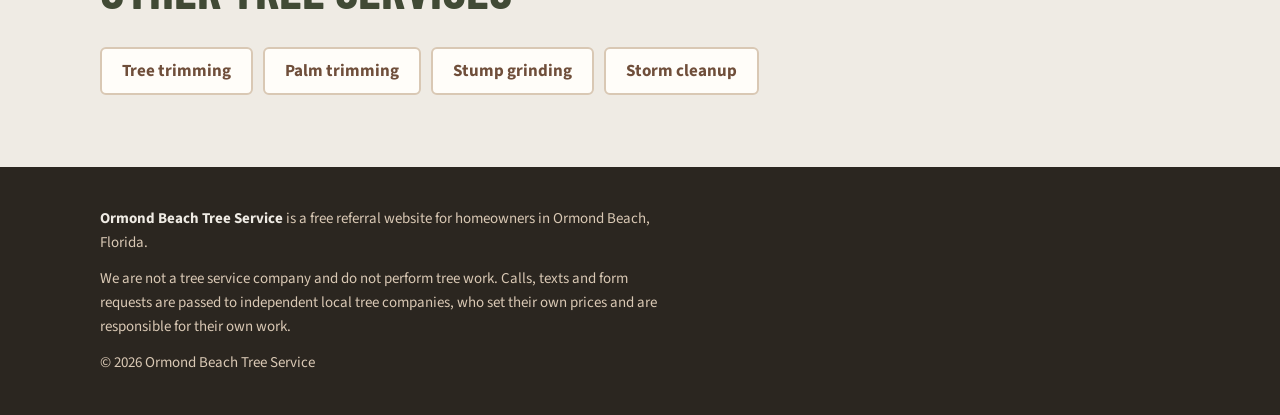
<file: tree-removal/index.html>
<!doctype html>
<html lang="en">
<head>
<meta charset="utf-8">
<meta name="viewport" content="width=device-width, initial-scale=1, viewport-fit=cover">
<title>Tree Removal in Ormond Beach, FL | Free Quotes</title>
<meta name="description" content="Need a tree removed in Ormond Beach? Call or text (386) 242-8812 to get connected with a local tree company for a free on-site quote. Oaks, pines, palms, hanging limbs and storm-damaged trees.">
<link rel="canonical" href="https://ormondbeachtreeservice.com/tree-removal/">
<meta property="og:type" content="website">
<meta property="og:site_name" content="Ormond Beach Tree Service">
<meta property="og:title" content="Tree Removal in Ormond Beach, FL | Free Quotes">
<meta property="og:description" content="Need a tree removed in Ormond Beach? Call or text (386) 242-8812 to get connected with a local tree company for a free on-site quote. Oaks, pines, palms, hanging limbs and storm-damaged trees.">
<meta property="og:url" content="https://ormondbeachtreeservice.com/tree-removal/">
<meta property="og:locale" content="en_US">
<link rel="preconnect" href="https://fonts.googleapis.com">
<link rel="preconnect" href="https://fonts.gstatic.com" crossorigin>
<link rel="stylesheet" href="https://fonts.googleapis.com/css2?family=Barlow+Condensed:wght@600;700;800&family=Source+Sans+3:wght@400;600;700&display=swap">
<link rel="stylesheet" href="/site.css">
<script type="application/ld+json">
{
 "@context": "https://schema.org",
 "@type": "Service",
 "name": "Tree removal referrals in Ormond Beach",
 "serviceType": "Tree removal",
 "description": "Need a tree removed in Ormond Beach? Call or text (386) 242-8812 to get connected with a local tree company for a free on-site quote. Oaks, pines, palms, hanging limbs and storm-damaged trees.",
 "url": "https://ormondbeachtreeservice.com/tree-removal/",
 "areaServed": {
  "@type": "City",
  "name": "Ormond Beach",
  "containedInPlace": {
   "@type": "State",
   "name": "Florida"
  }
 },
 "provider": {
  "@type": "Organization",
  "name": "Ormond Beach Tree Service",
  "url": "https://ormondbeachtreeservice.com/"
 }
}
</script>
<script type="application/ld+json">
{
 "@context": "https://schema.org",
 "@type": "BreadcrumbList",
 "itemListElement": [
  {
   "@type": "ListItem",
   "position": 1,
   "name": "Home",
   "item": "https://ormondbeachtreeservice.com/"
  },
  {
   "@type": "ListItem",
   "position": 2,
   "name": "Tree removal",
   "item": "https://ormondbeachtreeservice.com/tree-removal/"
  }
 ]
}
</script>
<script type="application/ld+json">
{
 "@context": "https://schema.org",
 "@type": "FAQPage",
 "mainEntity": [
  {
   "@type": "Question",
   "name": "How long does tree removal take?",
   "acceptedAnswer": {
    "@type": "Answer",
    "text": "Most single residential trees are taken down in a few hours to a day. Very large trees, trees over a house, and jobs that need a crane can take longer."
   }
  },
  {
   "@type": "Question",
   "name": "Do I need to be home during the removal?",
   "acceptedAnswer": {
    "@type": "Answer",
    "text": "Not always. Walk the job with the company beforehand so they know where to park, what to protect, and where the gate is. Make sure pets are inside and cars are moved."
   }
  },
  {
   "@type": "Question",
   "name": "Can tree roots damage my foundation, pool or driveway?",
   "acceptedAnswer": {
    "@type": "Answer",
    "text": "Roots commonly lift driveways, sidewalks and pool decks, and they can get into pipes that already leak. Foundation damage is less common. If roots are causing trouble, a tree company can tell you whether removal, root pruning or a root barrier fits best."
   }
  },
  {
   "@type": "Question",
   "name": "Is the stump included in tree removal?",
   "acceptedAnswer": {
    "@type": "Answer",
    "text": "Usually not. Most companies cut the trunk close to the ground and price stump grinding separately. See our stump grinding page for what to ask."
   }
  }
 ]
}
</script>
</head>
<body>

<div class="topbar">
  <div class="wrap">
    <a class="brand" href="/">Ormond Beach Tree Service</a>
    <a class="top-phone" href="tel:+13862428812">Call or text (386) 242-8812</a>
  </div>
</div>

<header class="hero page">
  <div class="wrap hero-grid">
    <div class="hero-copy">
      <nav class="crumbs" aria-label="Breadcrumb"><a href="/">Home</a> / Tree removal</nav>
      <h1>Tree Removal <span>in Ormond Beach</span></h1>
      <p class="lede">Dead, leaning or just in the way? Call, text or send the form and we'll connect you with a local tree company for a free on-site quote.</p>
      <a class="phone" href="tel:+13862428812">(386) 242-8812</a>
      <div class="ctas">
        <a class="btn btn-rust" href="tel:+13862428812">
          <svg viewBox="0 0 24 24" fill="currentColor" aria-hidden="true"><path d="M6.6 10.8a15.1 15.1 0 0 0 6.6 6.6l2.2-2.2a1 1 0 0 1 1-.25 11.4 11.4 0 0 0 3.6.57 1 1 0 0 1 1 1V20a1 1 0 0 1-1 1A17 17 0 0 1 3 4a1 1 0 0 1 1-1h3.5a1 1 0 0 1 1 1c0 1.25.2 2.45.57 3.57a1 1 0 0 1-.25 1z"/></svg>
          Call Now
        </a>
        <a class="btn btn-outline" href="sms:+13862428812">
          <svg viewBox="0 0 24 24" fill="currentColor" aria-hidden="true"><path d="M4 3h16a2 2 0 0 1 2 2v11a2 2 0 0 1-2 2H8l-4 4V5a2 2 0 0 1 2-2zm3 6v2h10V9zm0 4v2h7v-2z"/></svg>
          Text Message
        </a>
      </div>
    </div>

    <div class="quote" id="quote">
      <h2>Get a free quote</h2>
      <p class="sub">Tell us about the job. A local pro will get back to you.</p>
      <form id="lead-form" action="/api/lead" method="post" novalidate>
        <div class="hp" aria-hidden="true"><label for="company">Company</label><input id="company" name="company" type="text" tabindex="-1" autocomplete="off"></div>
        <div class="field">
          <label for="name">Name</label>
          <input id="name" name="name" type="text" autocomplete="name" required>
        </div>
        <div class="row2">
          <div class="field">
            <label for="email">Email</label>
            <input id="email" name="email" type="email" autocomplete="email" required>
          </div>
          <div class="field">
            <label for="phone">Phone</label>
            <input id="phone" name="phone" type="tel" autocomplete="tel" required>
          </div>
        </div>
        <div class="field">
          <label for="message">Brief message</label>
          <textarea id="message" name="message" placeholder="e.g. Large oak leaning over the driveway, want it removed"></textarea>
        </div>
        <button class="btn btn-rust" type="submit">Request my quote</button>
        <p class="consent">By sending this form you agree to be contacted by phone, text or email about your tree job. No cost, no obligation.</p>
        <p class="form-msg" id="form-msg" hidden></p>
      </form>
    </div>
  </div>
</header>

<main>
  <section class="block article">
    <div class="wrap prose">
<h2>What tree removal costs</h2>
<p>Every tree is priced on site, because the same tree can be a quick job in an open backyard and a full-day crane job next to a house. These are the things that move the price:</p>
<ul>
<li><strong>Size.</strong> Height and trunk width are the biggest factors.</li>
<li><strong>What's underneath.</strong> A tree over a roof, pool, fence or power line has to be taken down in small pieces with ropes.</li>
<li><strong>Access.</strong> Whether a bucket truck or crane can reach the tree, or the crew has to climb and carry everything out by hand.</li>
<li><strong>Condition.</strong> Dead or storm-damaged wood is less predictable and slower to work.</li>
<li><strong>Extras.</strong> Stump grinding, hauling the logs and brush away, and raking up the debris are often priced separately.</li>
</ul>
<p>Ask for a written quote that lists cleanup, haul-away and stump grinding, so you can compare companies on the same terms.</p>

<h2>Trees we see removed most in Ormond Beach</h2>
<ul>
<li><strong>Laurel and water oaks.</strong> Common in older neighborhoods and shorter-lived than live oaks. As they age they often decay inside the trunk and drop large limbs.</li>
<li><strong>Live oaks</strong> that have outgrown the yard, are lifting a driveway, or were damaged in a storm.</li>
<li><strong>Pines</strong> killed by drought, lightning or bark beetles. Dead pines turn brittle fast and should come down before they fall.</li>
<li><strong>Palms</strong> that are dead, leaning, or planted too close to the house or pool. See <a href="/palm-trimming/">palm trimming</a> if the palm is healthy.</li>
</ul>

<h2>Signs a tree should come down</h2>
<ul>
<li>Large dead branches or a crown with few leaves in the growing season</li>
<li>Mushrooms or fungus growing at the base or on the trunk</li>
<li>Deep cracks, cavities or a hollow trunk</li>
<li>A lean that is new or getting worse, or soil heaving up on one side</li>
<li>Roots cut or damaged by construction</li>
<li>A broken limb left hanging in the canopy after a storm (see <a href="/storm-cleanup/">storm damage tree removal</a>)</li>
</ul>
<p>Not every sick-looking tree needs removal. If you're unsure, ask the company whether trimming or a certified arborist's assessment makes more sense.</p>

<h2>Permits in Ormond Beach</h2>
<p>The City of Ormond Beach regulates tree removal, and some trees and sizes need city approval, so check with the city before cutting. Under Florida Statute 163.045, a homeowner doesn't need a local permit to remove a tree on residential property if a certified arborist or Florida-licensed landscape architect documents in writing that the tree poses an unacceptable risk to people or property.</p>

<h2>Before you hire anyone</h2>
<ul>
<li>Ask for proof of liability insurance and workers' compensation. If an uninsured worker is hurt on your property, you could be on the hook.</li>
<li>Get the quote in writing, including cleanup and what happens to the stump.</li>
<li>Be wary of anyone who knocks on your door, wants full payment up front, or offers to "top" the tree.</li>
</ul>
    </div>
  </section>

  <div class="mid-cta">
    <div class="wrap">
      <p>Ready for a free tree removal quote?</p>
      <div class="ctas">
        <a class="btn btn-rust" href="tel:+13862428812">Call (386) 242-8812</a>
        <a class="btn btn-outline" href="#quote">Get a free quote</a>
      </div>
    </div>
  </div>

  <section class="block faq">
    <div class="wrap">
      <div class="section-head">
        <h2>Tree removal questions</h2>
      </div>
      <div class="faq-list">
        <details>
          <summary>How long does tree removal take?</summary>
          <p>Most single residential trees are taken down in a few hours to a day. Very large trees, trees over a house, and jobs that need a crane can take longer.</p>
        </details>
        <details>
          <summary>Do I need to be home during the removal?</summary>
          <p>Not always. Walk the job with the company beforehand so they know where to park, what to protect, and where the gate is. Make sure pets are inside and cars are moved.</p>
        </details>
        <details>
          <summary>Can tree roots damage my foundation, pool or driveway?</summary>
          <p>Roots commonly lift driveways, sidewalks and pool decks, and they can get into pipes that already leak. Foundation damage is less common. If roots are causing trouble, a tree company can tell you whether removal, root pruning or a root barrier fits best.</p>
        </details>
        <details>
          <summary>Is the stump included in tree removal?</summary>
          <p>Usually not. Most companies cut the trunk close to the ground and price stump grinding separately. See our stump grinding page for what to ask.</p>
        </details>
      </div>
    </div>
  </section>

  <section class="block other">
    <div class="wrap">
      <div class="section-head">
        <h2>Other tree services</h2>
      </div>
      <ul class="other-list">
        <li><a href="/tree-trimming/">Tree trimming</a></li>
        <li><a href="/palm-trimming/">Palm trimming</a></li>
        <li><a href="/stump-grinding/">Stump grinding</a></li>
        <li><a href="/storm-cleanup/">Storm cleanup</a></li>
      </ul>
    </div>
  </section>
</main>

<footer>
  <div class="wrap">
    <p><strong>Ormond Beach Tree Service</strong> is a free referral website for homeowners in Ormond Beach, Florida.</p>
    <p>We are not a tree service company and do not perform tree work. Calls, texts and form requests are passed to independent local tree companies, who set their own prices and are responsible for their own work.</p>
    <p>&copy; 2026 Ormond Beach Tree Service</p>
  </div>
</footer>

<div class="callbar" aria-label="Contact">
  <a class="btn btn-rust" href="tel:+13862428812">Call Now</a>
  <a class="btn btn-outline" href="sms:+13862428812">Text</a>
</div>

<script src="/form.js" defer></script>
</body>
</html>
</file>
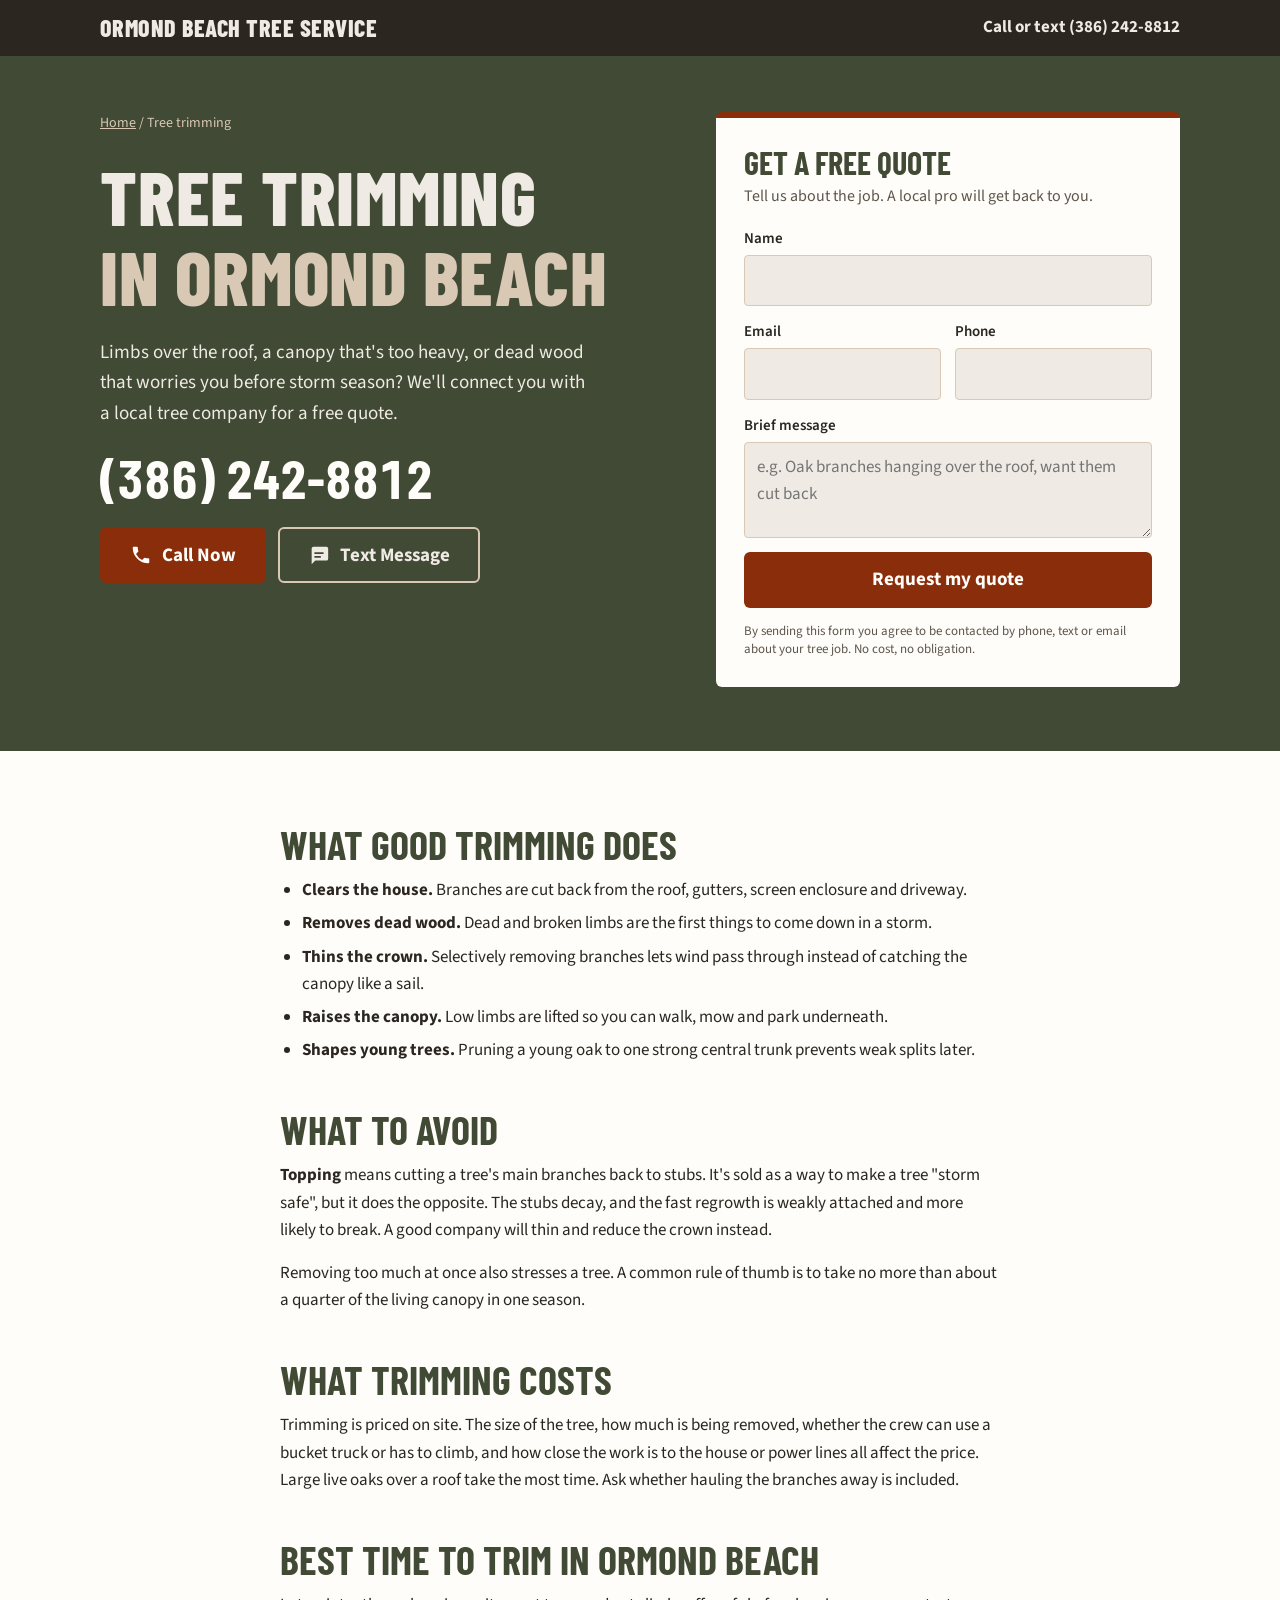
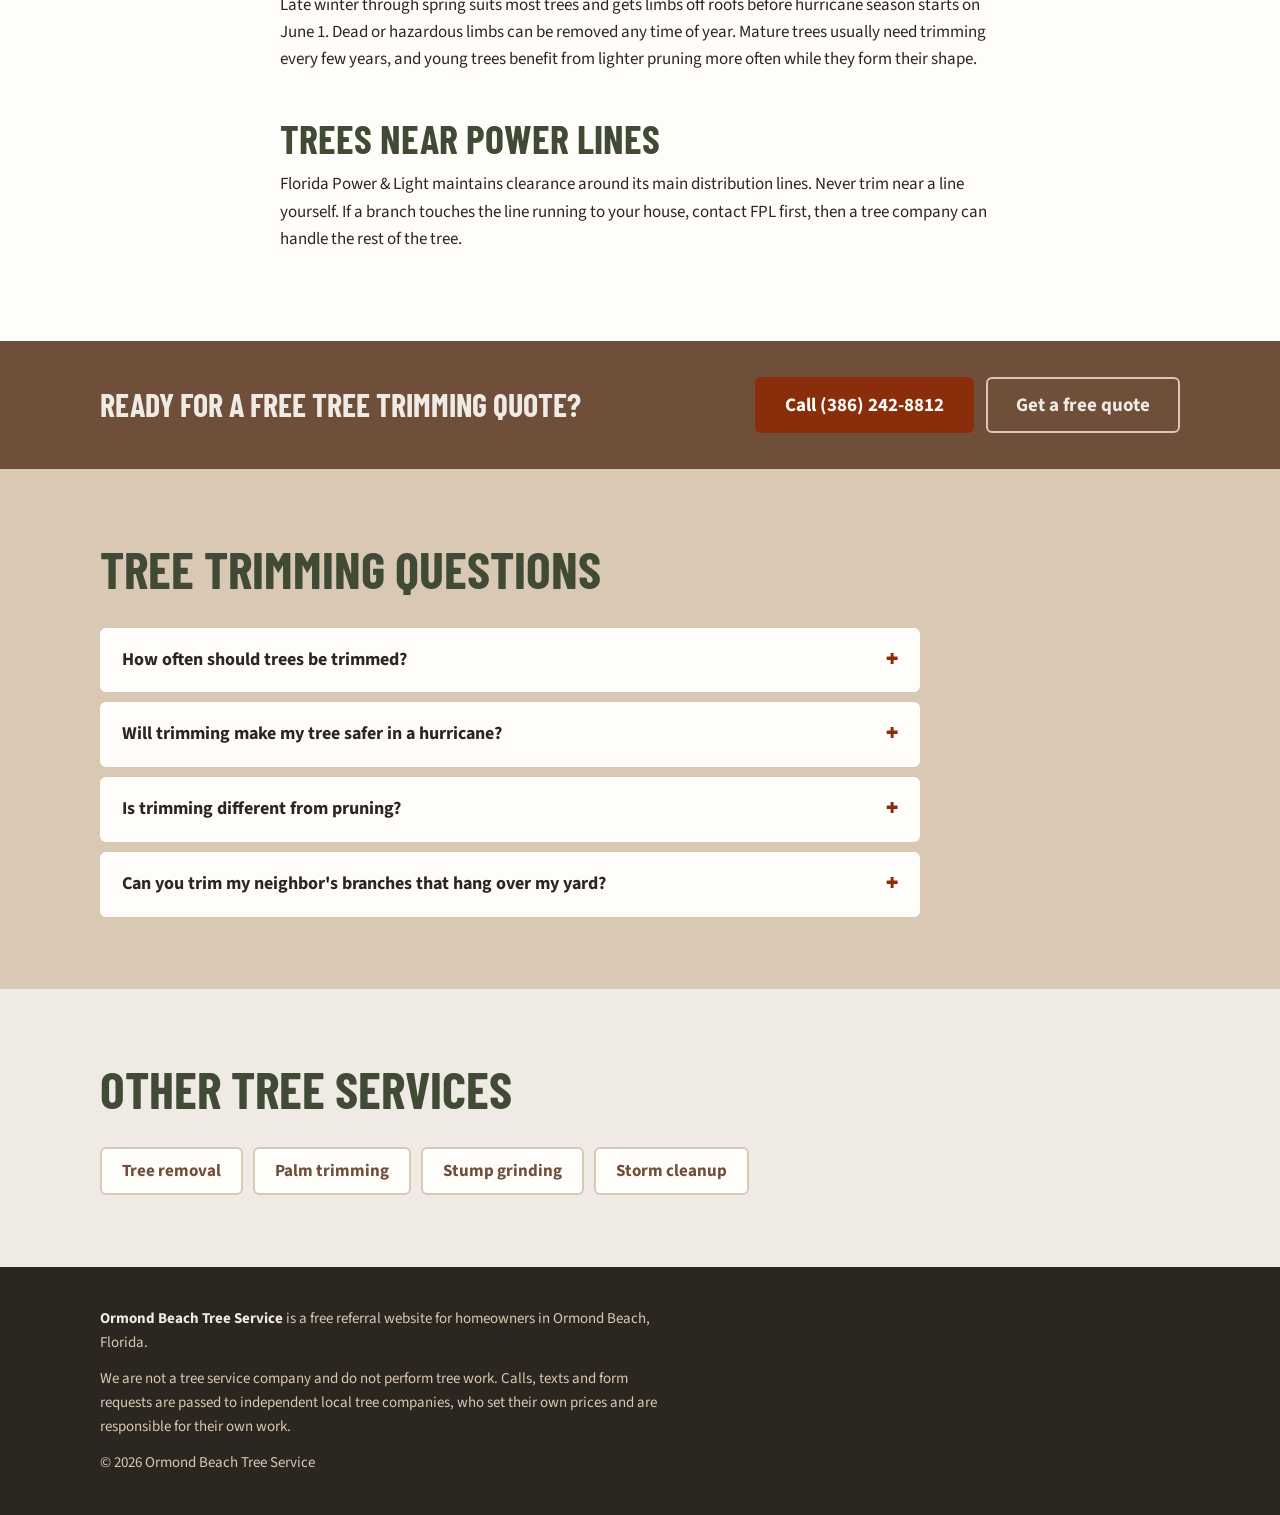
<file: tree-trimming/index.html>
<!doctype html>
<html lang="en">
<head>
<meta charset="utf-8">
<meta name="viewport" content="width=device-width, initial-scale=1, viewport-fit=cover">
<title>Tree Trimming in Ormond Beach, FL | Free Quotes</title>
<meta name="description" content="Tree trimming and pruning in Ormond Beach, FL. Get limbs off your roof and thin heavy canopies before storm season. Call or text (386) 242-8812 for a free quote from a local tree company.">
<link rel="canonical" href="https://ormondbeachtreeservice.com/tree-trimming/">
<meta property="og:type" content="website">
<meta property="og:site_name" content="Ormond Beach Tree Service">
<meta property="og:title" content="Tree Trimming in Ormond Beach, FL | Free Quotes">
<meta property="og:description" content="Tree trimming and pruning in Ormond Beach, FL. Get limbs off your roof and thin heavy canopies before storm season. Call or text (386) 242-8812 for a free quote from a local tree company.">
<meta property="og:url" content="https://ormondbeachtreeservice.com/tree-trimming/">
<meta property="og:locale" content="en_US">
<link rel="preconnect" href="https://fonts.googleapis.com">
<link rel="preconnect" href="https://fonts.gstatic.com" crossorigin>
<link rel="stylesheet" href="https://fonts.googleapis.com/css2?family=Barlow+Condensed:wght@600;700;800&family=Source+Sans+3:wght@400;600;700&display=swap">
<link rel="stylesheet" href="/site.css">
<script type="application/ld+json">
{
 "@context": "https://schema.org",
 "@type": "Service",
 "name": "Tree trimming referrals in Ormond Beach",
 "serviceType": "Tree trimming",
 "description": "Tree trimming and pruning in Ormond Beach, FL. Get limbs off your roof and thin heavy canopies before storm season. Call or text (386) 242-8812 for a free quote from a local tree company.",
 "url": "https://ormondbeachtreeservice.com/tree-trimming/",
 "areaServed": {
  "@type": "City",
  "name": "Ormond Beach",
  "containedInPlace": {
   "@type": "State",
   "name": "Florida"
  }
 },
 "provider": {
  "@type": "Organization",
  "name": "Ormond Beach Tree Service",
  "url": "https://ormondbeachtreeservice.com/"
 }
}
</script>
<script type="application/ld+json">
{
 "@context": "https://schema.org",
 "@type": "BreadcrumbList",
 "itemListElement": [
  {
   "@type": "ListItem",
   "position": 1,
   "name": "Home",
   "item": "https://ormondbeachtreeservice.com/"
  },
  {
   "@type": "ListItem",
   "position": 2,
   "name": "Tree trimming",
   "item": "https://ormondbeachtreeservice.com/tree-trimming/"
  }
 ]
}
</script>
<script type="application/ld+json">
{
 "@context": "https://schema.org",
 "@type": "FAQPage",
 "mainEntity": [
  {
   "@type": "Question",
   "name": "How often should trees be trimmed?",
   "acceptedAnswer": {
    "@type": "Answer",
    "text": "Most mature shade trees do well with trimming every three to five years, plus removal of dead or broken limbs as they appear. Young trees benefit from light structural pruning every year or two."
   }
  },
  {
   "@type": "Question",
   "name": "Will trimming make my tree safer in a hurricane?",
   "acceptedAnswer": {
    "@type": "Answer",
    "text": "Removing dead wood, weak limbs and branches over the house, and thinning a dense crown, reduces the chance of damage. Topping or over-cutting does the opposite."
   }
  },
  {
   "@type": "Question",
   "name": "Is trimming different from pruning?",
   "acceptedAnswer": {
    "@type": "Answer",
    "text": "People use the words interchangeably. Pruning usually means careful, selective cuts for the tree's health and structure, which is what you want from any trimming job."
   }
  },
  {
   "@type": "Question",
   "name": "Can you trim my neighbor's branches that hang over my yard?",
   "acceptedAnswer": {
    "@type": "Answer",
    "text": "In Florida you can generally trim branches that cross onto your property, up to the property line, as long as you don't damage the health of the tree. Talk to your neighbor first, and don't go onto their property without permission."
   }
  }
 ]
}
</script>
</head>
<body>

<div class="topbar">
  <div class="wrap">
    <a class="brand" href="/">Ormond Beach Tree Service</a>
    <a class="top-phone" href="tel:+13862428812">Call or text (386) 242-8812</a>
  </div>
</div>

<header class="hero page">
  <div class="wrap hero-grid">
    <div class="hero-copy">
      <nav class="crumbs" aria-label="Breadcrumb"><a href="/">Home</a> / Tree trimming</nav>
      <h1>Tree Trimming <span>in Ormond Beach</span></h1>
      <p class="lede">Limbs over the roof, a canopy that's too heavy, or dead wood that worries you before storm season? We'll connect you with a local tree company for a free quote.</p>
      <a class="phone" href="tel:+13862428812">(386) 242-8812</a>
      <div class="ctas">
        <a class="btn btn-rust" href="tel:+13862428812">
          <svg viewBox="0 0 24 24" fill="currentColor" aria-hidden="true"><path d="M6.6 10.8a15.1 15.1 0 0 0 6.6 6.6l2.2-2.2a1 1 0 0 1 1-.25 11.4 11.4 0 0 0 3.6.57 1 1 0 0 1 1 1V20a1 1 0 0 1-1 1A17 17 0 0 1 3 4a1 1 0 0 1 1-1h3.5a1 1 0 0 1 1 1c0 1.25.2 2.45.57 3.57a1 1 0 0 1-.25 1z"/></svg>
          Call Now
        </a>
        <a class="btn btn-outline" href="sms:+13862428812">
          <svg viewBox="0 0 24 24" fill="currentColor" aria-hidden="true"><path d="M4 3h16a2 2 0 0 1 2 2v11a2 2 0 0 1-2 2H8l-4 4V5a2 2 0 0 1 2-2zm3 6v2h10V9zm0 4v2h7v-2z"/></svg>
          Text Message
        </a>
      </div>
    </div>

    <div class="quote" id="quote">
      <h2>Get a free quote</h2>
      <p class="sub">Tell us about the job. A local pro will get back to you.</p>
      <form id="lead-form" action="/api/lead" method="post" novalidate>
        <div class="hp" aria-hidden="true"><label for="company">Company</label><input id="company" name="company" type="text" tabindex="-1" autocomplete="off"></div>
        <div class="field">
          <label for="name">Name</label>
          <input id="name" name="name" type="text" autocomplete="name" required>
        </div>
        <div class="row2">
          <div class="field">
            <label for="email">Email</label>
            <input id="email" name="email" type="email" autocomplete="email" required>
          </div>
          <div class="field">
            <label for="phone">Phone</label>
            <input id="phone" name="phone" type="tel" autocomplete="tel" required>
          </div>
        </div>
        <div class="field">
          <label for="message">Brief message</label>
          <textarea id="message" name="message" placeholder="e.g. Oak branches hanging over the roof, want them cut back"></textarea>
        </div>
        <button class="btn btn-rust" type="submit">Request my quote</button>
        <p class="consent">By sending this form you agree to be contacted by phone, text or email about your tree job. No cost, no obligation.</p>
        <p class="form-msg" id="form-msg" hidden></p>
      </form>
    </div>
  </div>
</header>

<main>
  <section class="block article">
    <div class="wrap prose">
<h2>What good trimming does</h2>
<ul>
<li><strong>Clears the house.</strong> Branches are cut back from the roof, gutters, screen enclosure and driveway.</li>
<li><strong>Removes dead wood.</strong> Dead and broken limbs are the first things to come down in a storm.</li>
<li><strong>Thins the crown.</strong> Selectively removing branches lets wind pass through instead of catching the canopy like a sail.</li>
<li><strong>Raises the canopy.</strong> Low limbs are lifted so you can walk, mow and park underneath.</li>
<li><strong>Shapes young trees.</strong> Pruning a young oak to one strong central trunk prevents weak splits later.</li>
</ul>

<h2>What to avoid</h2>
<p><strong>Topping</strong> means cutting a tree's main branches back to stubs. It's sold as a way to make a tree "storm safe", but it does the opposite. The stubs decay, and the fast regrowth is weakly attached and more likely to break. A good company will thin and reduce the crown instead.</p>
<p>Removing too much at once also stresses a tree. A common rule of thumb is to take no more than about a quarter of the living canopy in one season.</p>

<h2>What trimming costs</h2>
<p>Trimming is priced on site. The size of the tree, how much is being removed, whether the crew can use a bucket truck or has to climb, and how close the work is to the house or power lines all affect the price. Large live oaks over a roof take the most time. Ask whether hauling the branches away is included.</p>

<h2>Best time to trim in Ormond Beach</h2>
<p>Late winter through spring suits most trees and gets limbs off roofs before hurricane season starts on June 1. Dead or hazardous limbs can be removed any time of year. Mature trees usually need trimming every few years, and young trees benefit from lighter pruning more often while they form their shape.</p>

<h2>Trees near power lines</h2>
<p>Florida Power &amp; Light maintains clearance around its main distribution lines. Never trim near a line yourself. If a branch touches the line running to your house, contact FPL first, then a tree company can handle the rest of the tree.</p>
    </div>
  </section>

  <div class="mid-cta">
    <div class="wrap">
      <p>Ready for a free tree trimming quote?</p>
      <div class="ctas">
        <a class="btn btn-rust" href="tel:+13862428812">Call (386) 242-8812</a>
        <a class="btn btn-outline" href="#quote">Get a free quote</a>
      </div>
    </div>
  </div>

  <section class="block faq">
    <div class="wrap">
      <div class="section-head">
        <h2>Tree trimming questions</h2>
      </div>
      <div class="faq-list">
        <details>
          <summary>How often should trees be trimmed?</summary>
          <p>Most mature shade trees do well with trimming every three to five years, plus removal of dead or broken limbs as they appear. Young trees benefit from light structural pruning every year or two.</p>
        </details>
        <details>
          <summary>Will trimming make my tree safer in a hurricane?</summary>
          <p>Removing dead wood, weak limbs and branches over the house, and thinning a dense crown, reduces the chance of damage. Topping or over-cutting does the opposite.</p>
        </details>
        <details>
          <summary>Is trimming different from pruning?</summary>
          <p>People use the words interchangeably. Pruning usually means careful, selective cuts for the tree&#x27;s health and structure, which is what you want from any trimming job.</p>
        </details>
        <details>
          <summary>Can you trim my neighbor&#x27;s branches that hang over my yard?</summary>
          <p>In Florida you can generally trim branches that cross onto your property, up to the property line, as long as you don&#x27;t damage the health of the tree. Talk to your neighbor first, and don&#x27;t go onto their property without permission.</p>
        </details>
      </div>
    </div>
  </section>

  <section class="block other">
    <div class="wrap">
      <div class="section-head">
        <h2>Other tree services</h2>
      </div>
      <ul class="other-list">
        <li><a href="/tree-removal/">Tree removal</a></li>
        <li><a href="/palm-trimming/">Palm trimming</a></li>
        <li><a href="/stump-grinding/">Stump grinding</a></li>
        <li><a href="/storm-cleanup/">Storm cleanup</a></li>
      </ul>
    </div>
  </section>
</main>

<footer>
  <div class="wrap">
    <p><strong>Ormond Beach Tree Service</strong> is a free referral website for homeowners in Ormond Beach, Florida.</p>
    <p>We are not a tree service company and do not perform tree work. Calls, texts and form requests are passed to independent local tree companies, who set their own prices and are responsible for their own work.</p>
    <p>&copy; 2026 Ormond Beach Tree Service</p>
  </div>
</footer>

<div class="callbar" aria-label="Contact">
  <a class="btn btn-rust" href="tel:+13862428812">Call Now</a>
  <a class="btn btn-outline" href="sms:+13862428812">Text</a>
</div>

<script src="/form.js" defer></script>
</body>
</html>
</file>
<file: site.css>
/* Layout: one strong hero (name, number, CTAs beside the quote form), then services grid, FAQ list, plain disclosure footer. */
:root {
  --cream: #efebe4;
  --tan: #d9c8b4;
  --camel: #b0866a;
  --bark: #6f4e3a;
  --moss: #5f6b4e;
  --moss-deep: #414a35;
  --rust: #8a2d0b;
  --rust-hover: #a3380f;
  --ink: #2b2620;
  --muted: #5e554b;
  --white: #fffdf9;
  --display: "Barlow Condensed", "Arial Narrow", "Roboto Condensed", sans-serif;
  --body: "Source Sans 3", "Segoe UI", Roboto, Helvetica, Arial, sans-serif;
  --radius: 6px;
  color-scheme: light;
}
* { box-sizing: border-box; }
html { scroll-behavior: smooth; }
@media (prefers-reduced-motion: reduce) { html { scroll-behavior: auto; } }
body { margin: 0; background: var(--cream); color: var(--ink); font: 17px/1.6 var(--body); }
h1, h2, h3 { font-family: var(--display); line-height: 1.05; text-wrap: balance; margin: 0; }
a { color: var(--rust); }
a:focus-visible, button:focus-visible, input:focus-visible, textarea:focus-visible, summary:focus-visible { outline: 3px solid var(--camel); outline-offset: 2px; }
.wrap { max-width: 1120px; margin: 0 auto; padding-inline: 20px; }

/* Hero */
.hero { background: var(--moss-deep); color: var(--cream); padding-block: 56px 64px; }
.hero-grid { display: grid; grid-template-columns: 1.1fr 0.9fr; gap: 48px; align-items: start; }
.hero-copy { min-width: 0; display: flex; flex-direction: column; gap: 22px; }
.eyebrow { font-size: 14px; font-weight: 700; letter-spacing: 0.12em; text-transform: uppercase; color: var(--tan); }
.hero h1 { font-size: clamp(48px, 8vw, 92px); font-weight: 800; text-transform: uppercase; letter-spacing: 0.01em; }
.hero h1 span { display: block; color: var(--tan); }
.phone { font-family: var(--display); font-weight: 700; font-size: clamp(40px, 6.5vw, 68px); color: var(--white); text-decoration: none; line-height: 1; font-variant-numeric: tabular-nums; }
.phone:hover { color: var(--tan); }
.ctas { display: flex; flex-wrap: wrap; gap: 12px; }
.btn { display: inline-flex; align-items: center; justify-content: center; gap: 10px; min-height: 56px; padding: 0 28px; border-radius: var(--radius); font: 700 19px/1 var(--body); text-decoration: none; border: 2px solid transparent; cursor: pointer; white-space: nowrap; }
.btn svg { width: 22px; height: 22px; flex: none; }
.btn-rust { background: var(--rust); color: var(--white); }
.btn-rust:hover { background: var(--rust-hover); }
.btn-outline { background: transparent; color: var(--cream); border-color: var(--tan); }
.btn-outline:hover { background: rgba(217, 200, 180, 0.12); }
.hero-note { font-size: 16px; color: var(--tan); max-width: 46ch; margin: 0; }

/* Form */
.quote { background: var(--white); color: var(--ink); border-radius: var(--radius); padding: 28px; border-top: 6px solid var(--rust); min-width: 0; }
.quote h2 { font-size: 32px; text-transform: uppercase; color: var(--moss-deep); }
.quote p.sub { margin: 4px 0 18px; color: var(--muted); font-size: 16px; }
.quote form { display: grid; gap: 14px; }
.field { display: grid; gap: 4px; }
.field label { font-weight: 600; font-size: 15px; }
.field input, .field textarea { width: 100%; font: inherit; color: var(--ink); background: var(--cream); border: 1px solid var(--tan); border-radius: 4px; padding: 11px 12px; }
.field textarea { min-height: 96px; resize: vertical; }
.row2 { display: grid; grid-template-columns: 1fr 1fr; gap: 14px; }
.quote .btn { width: 100%; }
.consent { font-size: 13px; color: var(--muted); line-height: 1.45; margin: 0; }
.hp { position: absolute; left: -9999px; width: 1px; height: 1px; overflow: hidden; }
.form-msg { font-weight: 600; color: var(--moss-deep); margin: 0; }

/* Sections */
section.block { padding-block: 72px; }
.section-head { display: grid; gap: 8px; margin-bottom: 32px; max-width: 680px; }
.section-head h2 { font-size: clamp(36px, 5vw, 52px); text-transform: uppercase; color: var(--moss-deep); }
.section-head p { margin: 0; color: var(--muted); }

.services { background: var(--cream); }
.svc-grid { display: grid; grid-template-columns: repeat(3, 1fr); gap: 2px; background: var(--tan); border: 2px solid var(--tan); border-radius: var(--radius); overflow: hidden; }
.svc { background: var(--white); padding: 26px 24px; display: grid; gap: 8px; align-content: start; min-width: 0; }
.svc h3 { font-size: 27px; color: var(--bark); text-transform: uppercase; }
.svc p { margin: 0; color: var(--ink); }

.mid-cta { background: var(--bark); color: var(--cream); padding-block: 36px; }
.mid-cta .wrap { display: flex; flex-wrap: wrap; align-items: center; justify-content: space-between; gap: 18px; }
.mid-cta p { margin: 0; font-family: var(--display); font-size: 32px; font-weight: 700; text-transform: uppercase; line-height: 1.1; }

.faq { background: var(--tan); }
.faq-list { display: grid; gap: 10px; max-width: 820px; }
.faq details { background: var(--white); border-radius: var(--radius); padding: 0 22px; }
.faq summary { cursor: pointer; list-style: none; padding: 18px 0; font-weight: 700; font-size: 18px; display: flex; justify-content: space-between; gap: 16px; }
.faq summary::-webkit-details-marker { display: none; }
.faq summary::after { content: "+"; font-family: var(--display); font-size: 28px; line-height: 0.8; color: var(--rust); flex: none; }
.faq details[open] summary::after { content: "\2013"; }
.faq details p { margin: 0 0 18px; max-width: 68ch; }

footer { background: var(--ink); color: var(--tan); padding-block: 40px; font-size: 15px; }
footer .wrap { display: grid; gap: 12px; }
footer strong { color: var(--cream); }
footer a { color: var(--cream); }
footer p { margin: 0; max-width: 80ch; }

/* Sticky mobile call bar */
.callbar { display: none; }

@media (max-width: 900px) {
  .hero-grid { grid-template-columns: 1fr; gap: 36px; }
  .svc-grid { grid-template-columns: 1fr 1fr; }
}
@media (max-width: 600px) {
  body { font-size: 16px; }
  .hero { padding-block: 36px 44px; }
  .ctas .btn { flex: 1 1 140px; padding: 0 16px; }
  .row2, .svc-grid { grid-template-columns: 1fr; }
  .quote { padding: 22px 18px; }
  section.block { padding-block: 52px; }
  .callbar { display: grid; grid-template-columns: 1fr 1fr; gap: 8px; position: fixed; left: 0; right: 0; bottom: 0; padding: 8px 12px calc(8px + env(safe-area-inset-bottom, 0px)); background: var(--moss-deep); z-index: 10; }
  .callbar .btn { min-height: 48px; font-size: 17px; }
  footer { padding-bottom: 96px; }
}

/* Service pages: slim top bar, breadcrumb, readable article body, links to the other services. */
.topbar { background: var(--ink); color: var(--cream); }
.topbar .wrap { display: flex; flex-wrap: wrap; align-items: center; justify-content: space-between; gap: 8px 20px; min-height: 56px; padding-block: 8px; }
.topbar a { color: var(--cream); text-decoration: none; }
.topbar .brand { font-family: var(--display); font-weight: 800; font-size: 24px; text-transform: uppercase; letter-spacing: 0.02em; }
.topbar .top-phone { font-weight: 700; font-variant-numeric: tabular-nums; }
.topbar a:hover { color: var(--tan); }
.crumbs { font-size: 14px; color: var(--tan); }
.crumbs a { color: var(--tan); }
.hero.page h1 { font-size: clamp(42px, 6.5vw, 76px); }
.hero.page .phone { font-size: clamp(36px, 5vw, 54px); }
.lede { font-size: 19px; margin: 0; max-width: 54ch; color: var(--cream); }
.article { background: var(--white); }
.prose { max-width: 760px; }
.prose h2 { font-size: clamp(30px, 4vw, 40px); text-transform: uppercase; color: var(--moss-deep); margin: 44px 0 12px; }
.prose h2:first-child { margin-top: 0; }
.prose p, .prose ul { margin: 0 0 16px; }
.prose ul { padding-left: 22px; }
.prose li { margin-bottom: 6px; }
.svc a { color: inherit; text-decoration: none; display: grid; gap: 8px; }
.svc a:hover h3 { color: var(--rust); }
.svc .more { font-weight: 700; color: var(--rust); }
.other { background: var(--cream); }
.other-list { display: flex; flex-wrap: wrap; gap: 10px; padding: 0; margin: 0; list-style: none; }
.other-list a { display: inline-flex; align-items: center; min-height: 48px; padding: 0 20px; background: var(--white); border: 2px solid var(--tan); border-radius: var(--radius); font-weight: 700; text-decoration: none; color: var(--bark); }
.other-list a:hover { border-color: var(--rust); color: var(--rust); }
@media (max-width: 600px) {
  .topbar .top-phone { display: none; }
  .topbar .brand { font-size: 20px; }
  .lede { font-size: 17px; }
}
</file>
